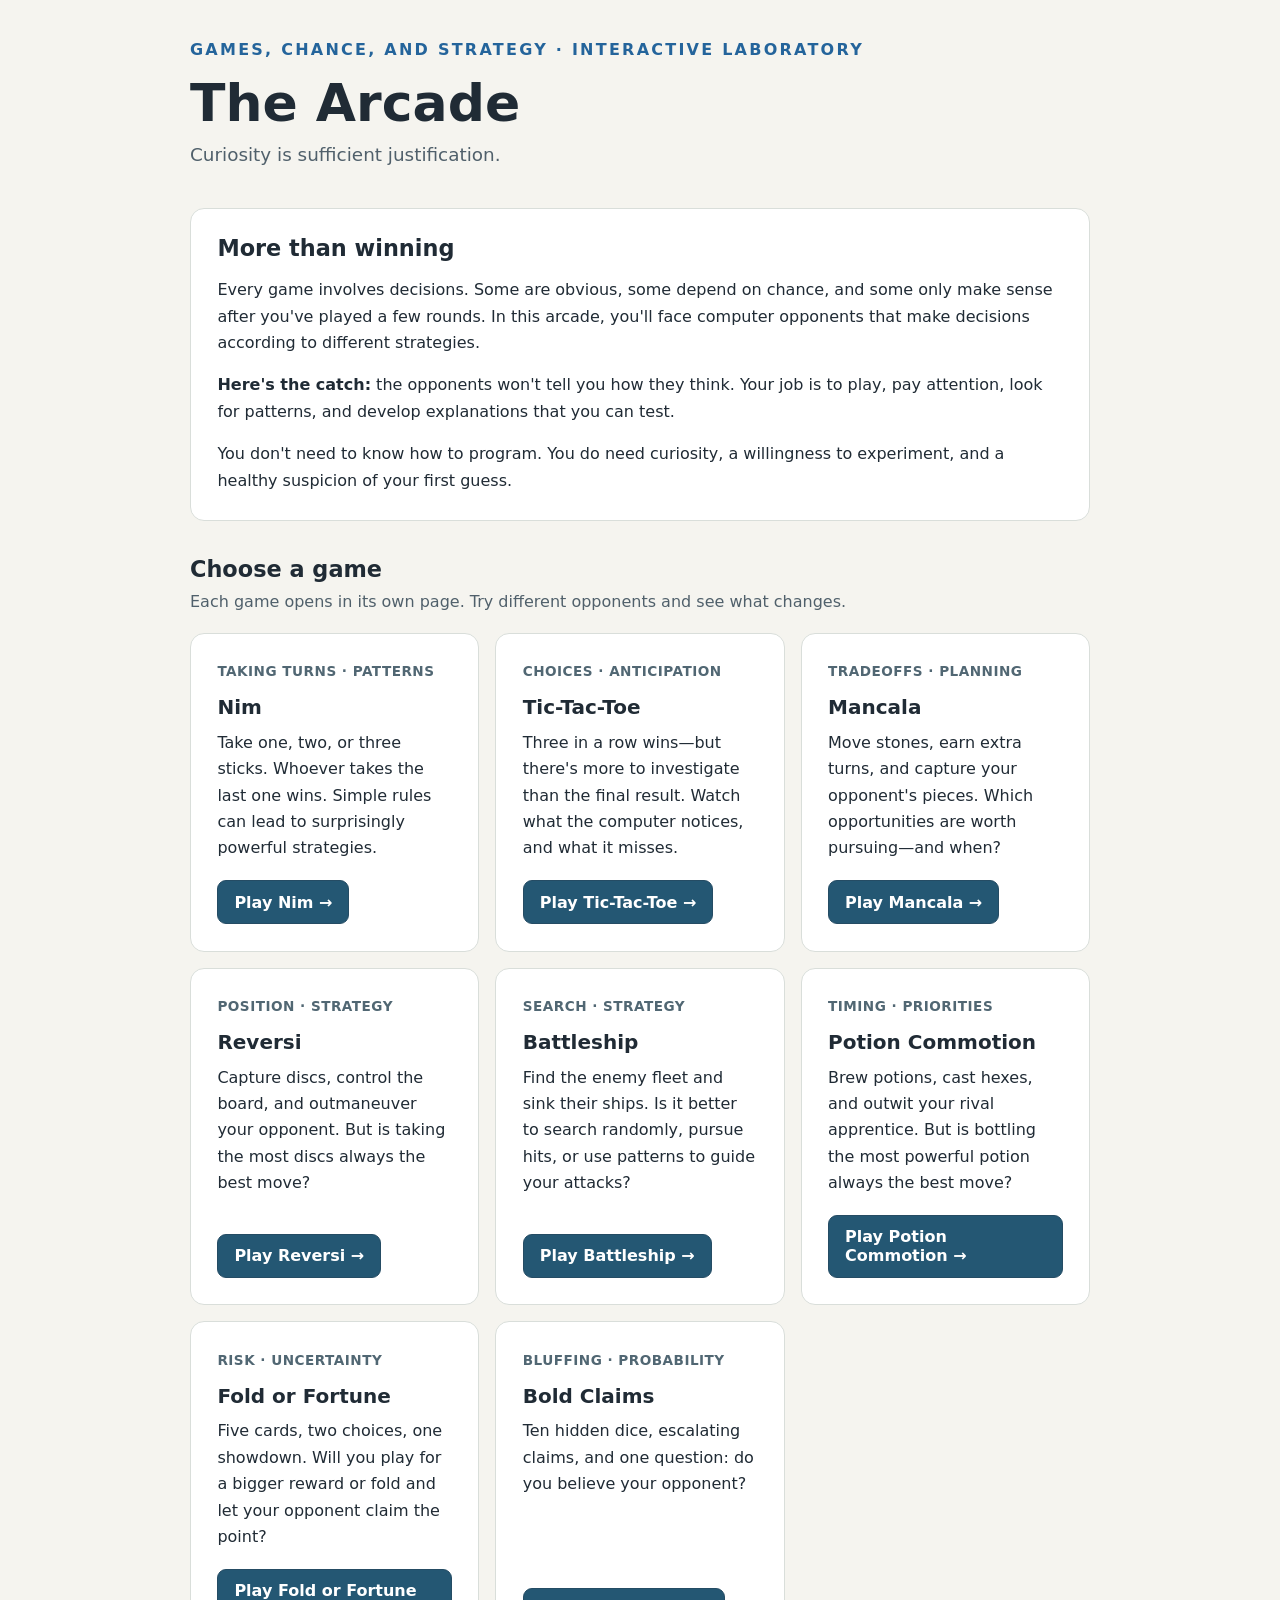
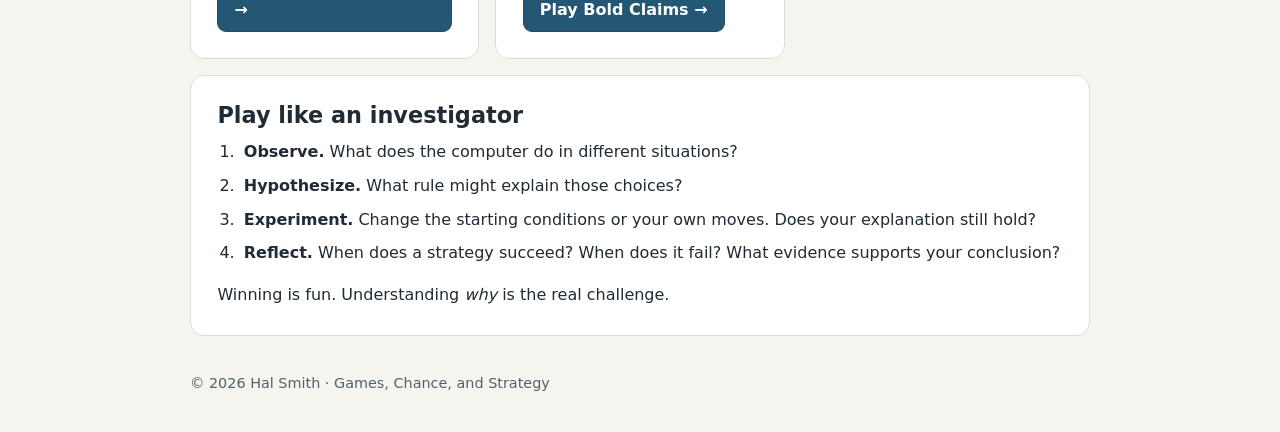
<file: index.html>
<!DOCTYPE html>
<html lang="en">
<head>
  <meta charset="utf-8">
  <meta name="viewport" content="width=device-width, initial-scale=1">
  <meta name="description" content="Explore games, chance, and strategy. Play against computer opponents, observe their decisions, and investigate how different strategies work.">
  <title>The Arcade | Games, Chance, and Strategy</title>
  <link rel="icon" type="image/png" href="favicon.ico">
  <link rel="stylesheet" href="css/arcade.css">
  <link rel="stylesheet" href="css/pages/index.css">
</head>
<body>
<main>
  <header>
    <p class="eyebrow">Games, Chance, and Strategy · Interactive Laboratory</p>
    <h1>The Arcade</h1>
    <p class="subtitle">Curiosity is sufficient justification.</p>
  </header>

  <section class="panel intro" aria-labelledby="welcome-heading">
    <h2 id="welcome-heading">More than winning</h2>
    <p>Every game involves decisions. Some are obvious, some depend on chance, and some only make sense after you've played a few rounds. In this arcade, you'll face computer opponents that make decisions according to different strategies.</p>
    <p><strong>Here's the catch:</strong> the opponents won't tell you how they think. Your job is to play, pay attention, look for patterns, and develop explanations that you can test.</p>
    <p>You don't need to know how to program. You do need curiosity, a willingness to experiment, and a healthy suspicion of your first guess.</p>
  </section>

  <section aria-labelledby="games-heading">
    <h2 id="games-heading" class="section-heading">Choose a game</h2>
    <p class="section-intro">Each game opens in its own page. Try different opponents and see what changes.</p>
    <div class="games">
      <article class="panel game" aria-labelledby="nim-heading">
        <p class="tags">TAKING TURNS · PATTERNS</p>
        <h3 id="nim-heading">Nim</h3>
        <p>Take one, two, or three sticks. Whoever takes the last one wins. Simple rules can lead to surprisingly powerful strategies.</p>
        <a class="play" href="nim.html" aria-label="Play Nim">Play Nim →</a>
      </article>
      <article class="panel game" aria-labelledby="ttt-heading">
        <p class="tags">CHOICES · ANTICIPATION</p>
        <h3 id="ttt-heading">Tic-Tac-Toe</h3>
        <p>Three in a row wins—but there's more to investigate than the final result. Watch what the computer notices, and what it misses.</p>
        <a class="play" href="tictactoe.html" aria-label="Play Tic-Tac-Toe">Play Tic-Tac-Toe →</a>
      </article>
      <article class="panel game" aria-labelledby="mancala-heading">
        <p class="tags">TRADEOFFS · PLANNING</p>
        <h3 id="mancala-heading">Mancala</h3>
        <p>Move stones, earn extra turns, and capture your opponent's pieces. Which opportunities are worth pursuing—and when?</p>
        <a class="play" href="mancala.html" aria-label="Play Mancala">Play Mancala →</a>
      </article>
      <article class="panel game" aria-labelledby="reversi-heading">
        <p class="tags">POSITION · STRATEGY</p>
        <h3 id="reversi-heading">Reversi</h3>
        <p>Capture discs, control the board, and outmaneuver your opponent. But is taking the most discs always the best move?</p>
        <a class="play" href="reversi.html" aria-label="Play Reversi">Play Reversi →</a>
      </article> 
      <article class="panel game" aria-labelledby="battleship-heading">
        <p class="tags">SEARCH · STRATEGY</p>
        <h3 id="battleship-heading">Battleship</h3>
        <p>Find the enemy fleet and sink their ships. Is it better to search randomly, pursue hits, or use patterns to guide your attacks?</p>
        <a class="play" href="battleship.html" aria-label="Play Battleship">Play Battleship →</a>
      </article>
      <article class="panel game" aria-labelledby="potion-commotion-heading">
        <p class="tags">TIMING · PRIORITIES</p>
        <h3 id="reversi-heading">Potion Commotion</h3>
        <p>Brew potions, cast hexes, and outwit your rival apprentice. But is bottling the most powerful potion always the best move?</p>
        <a class="play" href="potion-commotion.html" aria-label="Play Potion Commotion">Play Potion Commotion →</a>
      </article> 
      <article class="panel game" aria-labelledby="fold-or-fortune-heading">
        <p class="tags">RISK · UNCERTAINTY</p>
        <h3 id="fold-or-fortune-heading">Fold or Fortune</h3>
        <p>Five cards, two choices, one showdown. Will you play for a bigger reward or fold and let your opponent claim the point?</p>
        <a class="play" href="fold-or-fortune.html" aria-label="Play Fold or Fortune">Play Fold or Fortune →</a>
      </article>
      <article class="panel game" aria-labelledby="bold-claims-heading">
        <p class="tags">BLUFFING · PROBABILITY</p>
        <h3 id="bold-claims-heading">Bold Claims</h3>
        <p>Ten hidden dice, escalating claims, and one question: do you believe your opponent?</p>
        <a class="play" href="bold-claims.html" aria-label="Play Bold Claims">Play Bold Claims →</a>
      </article>
   </div>
  </section>

  <section class="panel" aria-labelledby="investigate-heading">
    <h2 id="investigate-heading">Play like an investigator</h2>
    <ol class="steps">
      <li><strong>Observe.</strong> What does the computer do in different situations?</li>
      <li><strong>Hypothesize.</strong> What rule might explain those choices?</li>
      <li><strong>Experiment.</strong> Change the starting conditions or your own moves. Does your explanation still hold?</li>
      <li><strong>Reflect.</strong> When does a strategy succeed? When does it fail? What evidence supports your conclusion?</li>
    </ol>
    <p>Winning is fun. Understanding <em>why</em> is the real challenge.</p>
  </section>

<footer>
    <p>&copy; 2026 Hal Smith · Games, Chance, and Strategy</p>
</footer>
</main>
</body>
</html>
</file>
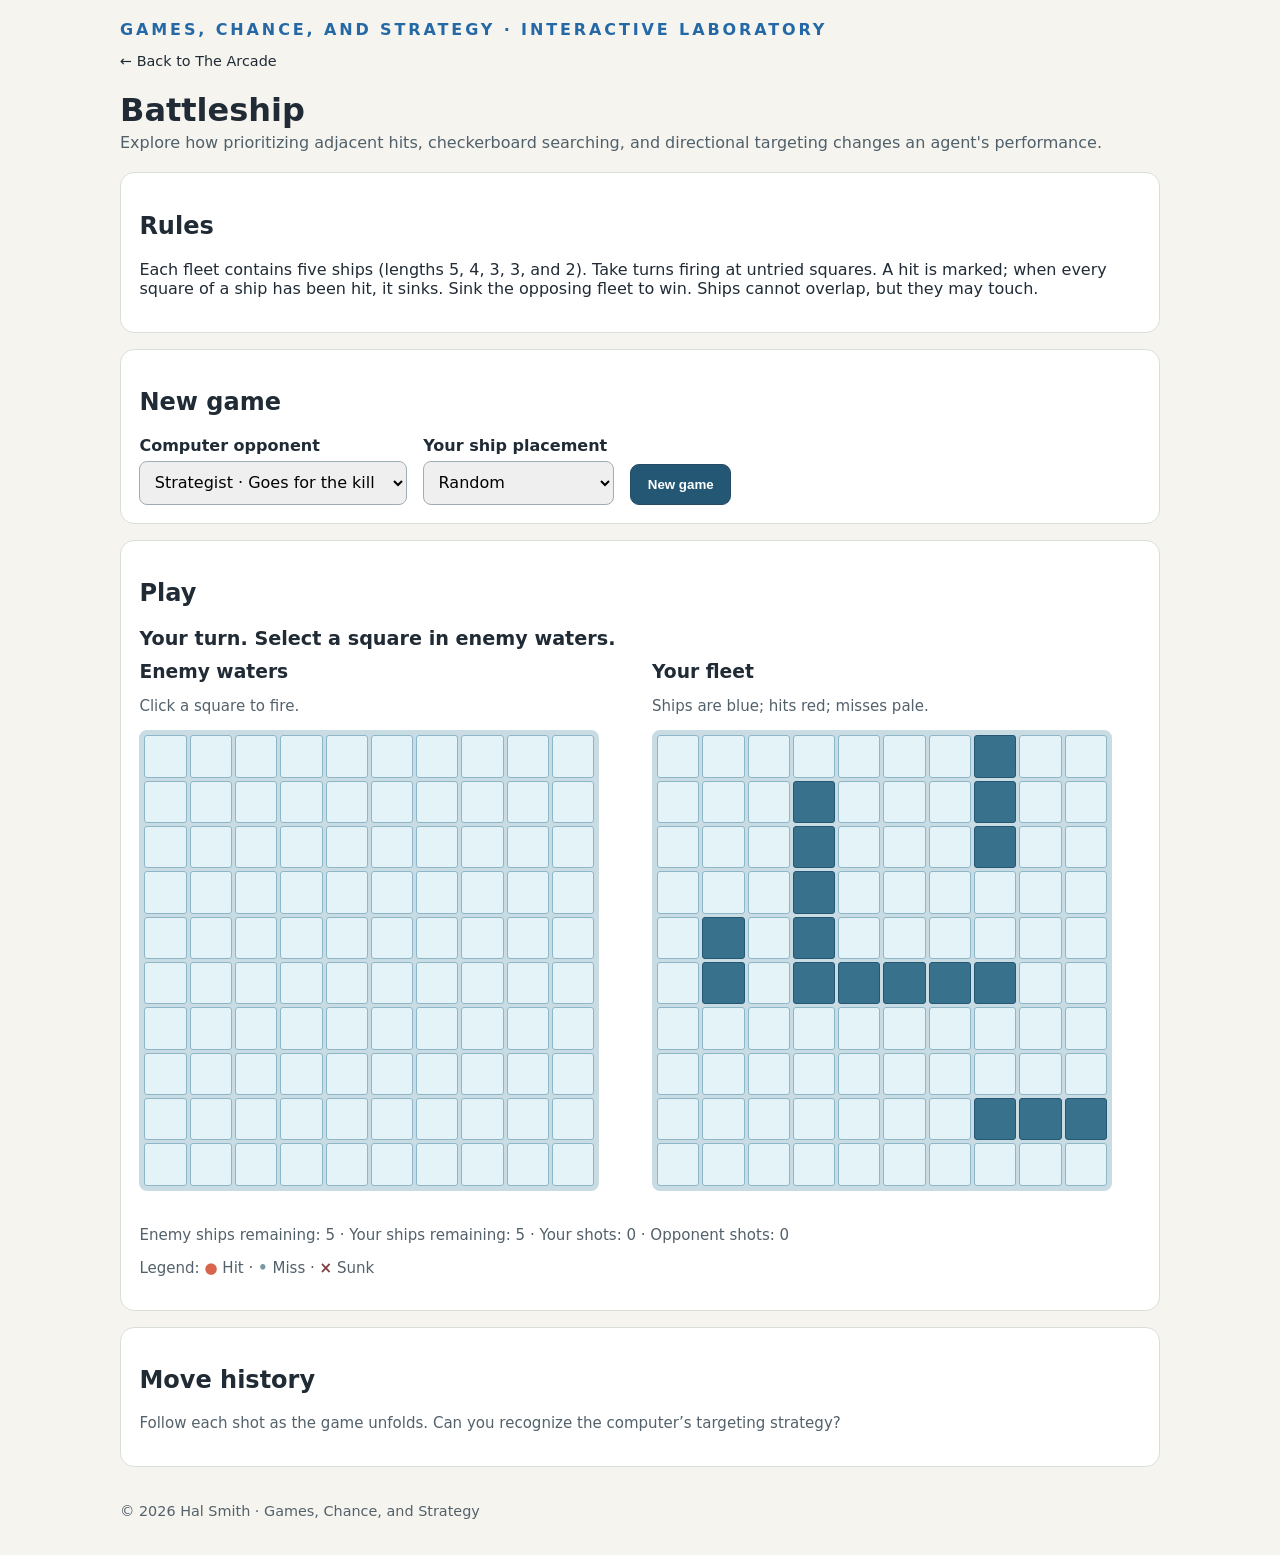
<file: battleship.html>
<!doctype html>
<html lang="en"><head><meta charset="utf-8"><meta name="viewport" content="width=device-width, initial-scale=1"><title>Battleship | Games, Chance, and Strategy</title><link rel="icon" href="favicon.ico"><link rel="stylesheet" href="css/arcade.css"><link rel="stylesheet" href="css/pages/battleship.css"></head>
<body><main><header><div class="eyebrow">Games, Chance, and Strategy · Interactive Laboratory</div><nav><a href="index.html">← Back to The Arcade</a></nav><h1>Battleship</h1><p class="subtitle">Explore how prioritizing adjacent hits, checkerboard searching, and directional targeting changes an agent's performance.</p></header>
<section class="panel"><h2>Rules</h2><p>Each fleet contains five ships (lengths 5, 4, 3, 3, and 2). Take turns firing at untried squares. A hit is marked; when every square of a ship has been hit, it sinks. Sink the opposing fleet to win. Ships cannot overlap, but they may touch.</p></section>
<section class="panel"><h2>New game</h2><div class="settings"><div><label for="level">Computer opponent</label><select id="level"><option value="naive">Naive · Random</option><option value="adjacent">Enthusiast · Hit Aware</option><option value="checkerboard">Enthusiast · Smarter Search</option><option value="strategist" selected>Strategist · Goes for the kill</option></select></div><div><label for="placement">Your ship placement</label><select id="placement"><option value="random">Random</option><option value="manual">Place ships myself</option></select></div><button id="restart" type="button">New game</button></div></section>
<section class="panel" id="setup-panel" hidden><h2>Place your fleet</h2><p class="note" id="placement-instructions"></p><div class="settings"><div><label for="orientation">Orientation</label><select id="orientation"><option value="horizontal">Horizontal →</option><option value="vertical">Vertical ↓</option></select></div><button id="randomize" type="button">Place randomly instead</button><button id="clear" type="button">Start placement over</button></div><div id="placement-board" class="board" aria-label="Ship placement grid"></div><button id="begin" type="button" disabled>Begin battle</button></section>
<section class="panel" id="play-panel" hidden><h2>Play</h2><p id="status" class="status" role="status" aria-live="polite"></p><div class="boards"><div><h3>Enemy waters</h3><p class="note">Click a square to fire.</p><div id="target-board" class="board" aria-label="Enemy waters"></div></div><div><h3>Your fleet</h3><p class="note">Ships are blue; hits red; misses pale.</p><div id="own-board" class="board" aria-label="Your fleet"></div></div></div><p id="fleet-status" class="note"></p><p class="note">Legend: <span class="legend hit">●</span> Hit · <span class="legend miss">•</span> Miss · <span class="legend sunk">×</span> Sunk</p></section><section class="panel" aria-labelledby="history-heading"><h2 id="history-heading">Move history</h2><ol class="history" id="history" aria-live="polite"></ol><p class="note">Follow each shot as the game unfolds. Can you recognize the computer’s targeting strategy?</p></section><footer>&copy; 2026 Hal Smith · Games, Chance, and Strategy</footer></main>
<script src="js/battleship-engine.js"></script><script src="js/battleship-page.js"></script></body></html>
</file>
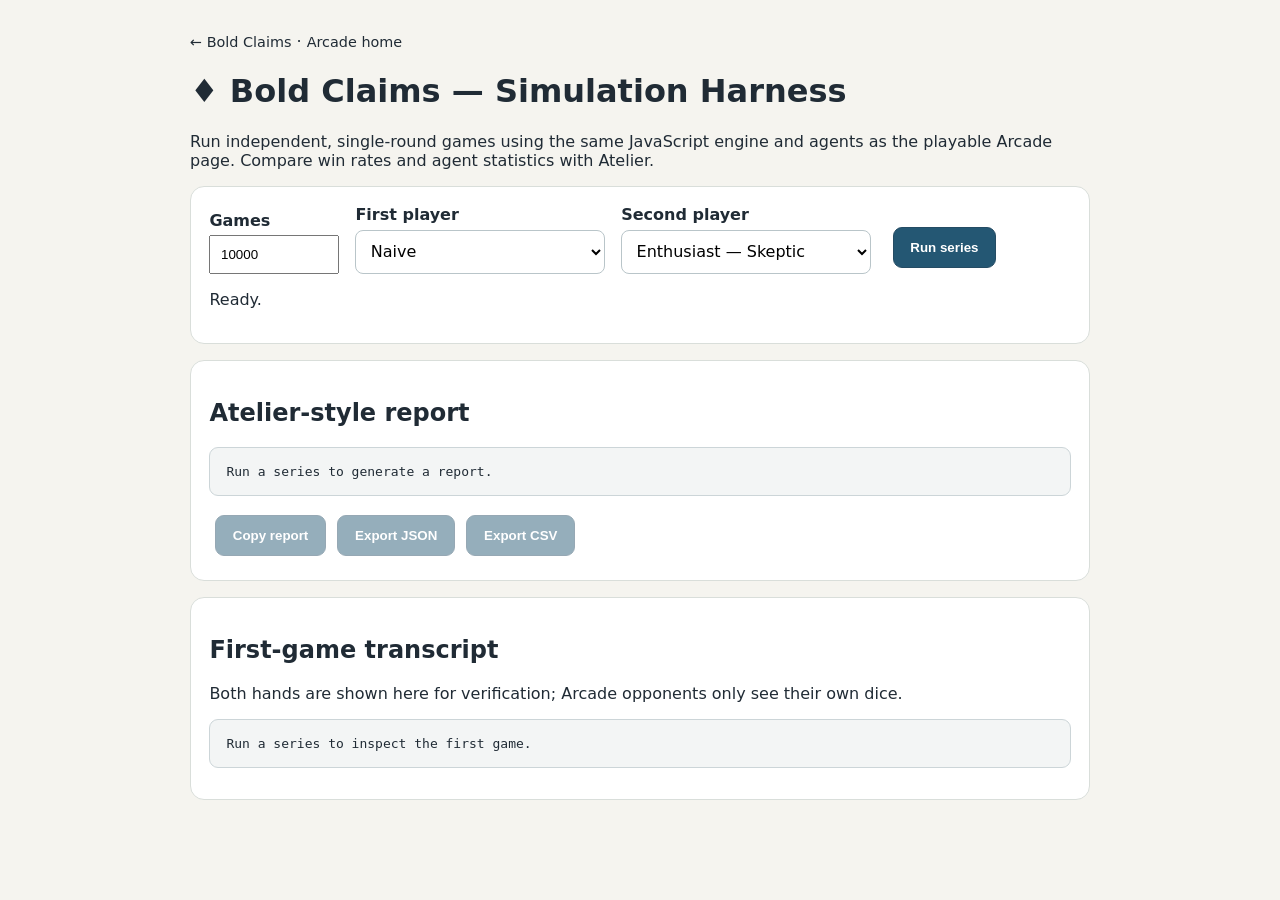
<file: bold-claims-simulator.html>
<!doctype html><html lang="en"><head><meta charset="utf-8"><meta name="viewport" content="width=device-width,initial-scale=1"><title>Bold Claims | Simulation Harness</title><link rel="stylesheet" href="css/arcade.css"><link rel="stylesheet" href="css/pages/bold-claims.css"><style>main{max-width:900px}pre{white-space:pre-wrap;overflow:auto;padding:1rem;background:#f3f5f5;border:1px solid #ccd5d8;border-radius:9px}input{padding:.6rem;width:130px}button{margin:.35rem}</style></head><body><main><nav><a href="bold-claims.html">← Bold Claims</a> · <a href="index.html">Arcade home</a></nav><h1>♦ Bold Claims — Simulation Harness</h1><p>Run independent, single-round games using the same JavaScript engine and agents as the playable Arcade page. Compare win rates and agent statistics with Atelier.</p><section class="panel"><div class="settings"><div><label for="count">Games</label><input id="count" type="number" min="1" max="1000000" value="10000"></div><div><label for="p1">First player</label><select id="p1"></select></div><div><label for="p2">Second player</label><select id="p2"></select></div><button id="run">Run series</button></div><p id="status" role="status">Ready.</p></section><section class="panel"><h2>Atelier-style report</h2><pre id="report">Run a series to generate a report.</pre><button id="copy" disabled>Copy report</button><button id="json" disabled>Export JSON</button><button id="csv" disabled>Export CSV</button></section><section class="panel"><h2>First-game transcript</h2><p>Both hands are shown here for verification; Arcade opponents only see their own dice.</p><pre id="transcript">Run a series to inspect the first game.</pre></section></main><script src="js/bold-claims-engine.js"></script><script src="js/bold-claims-simulator.js"></script></body></html>
</file>
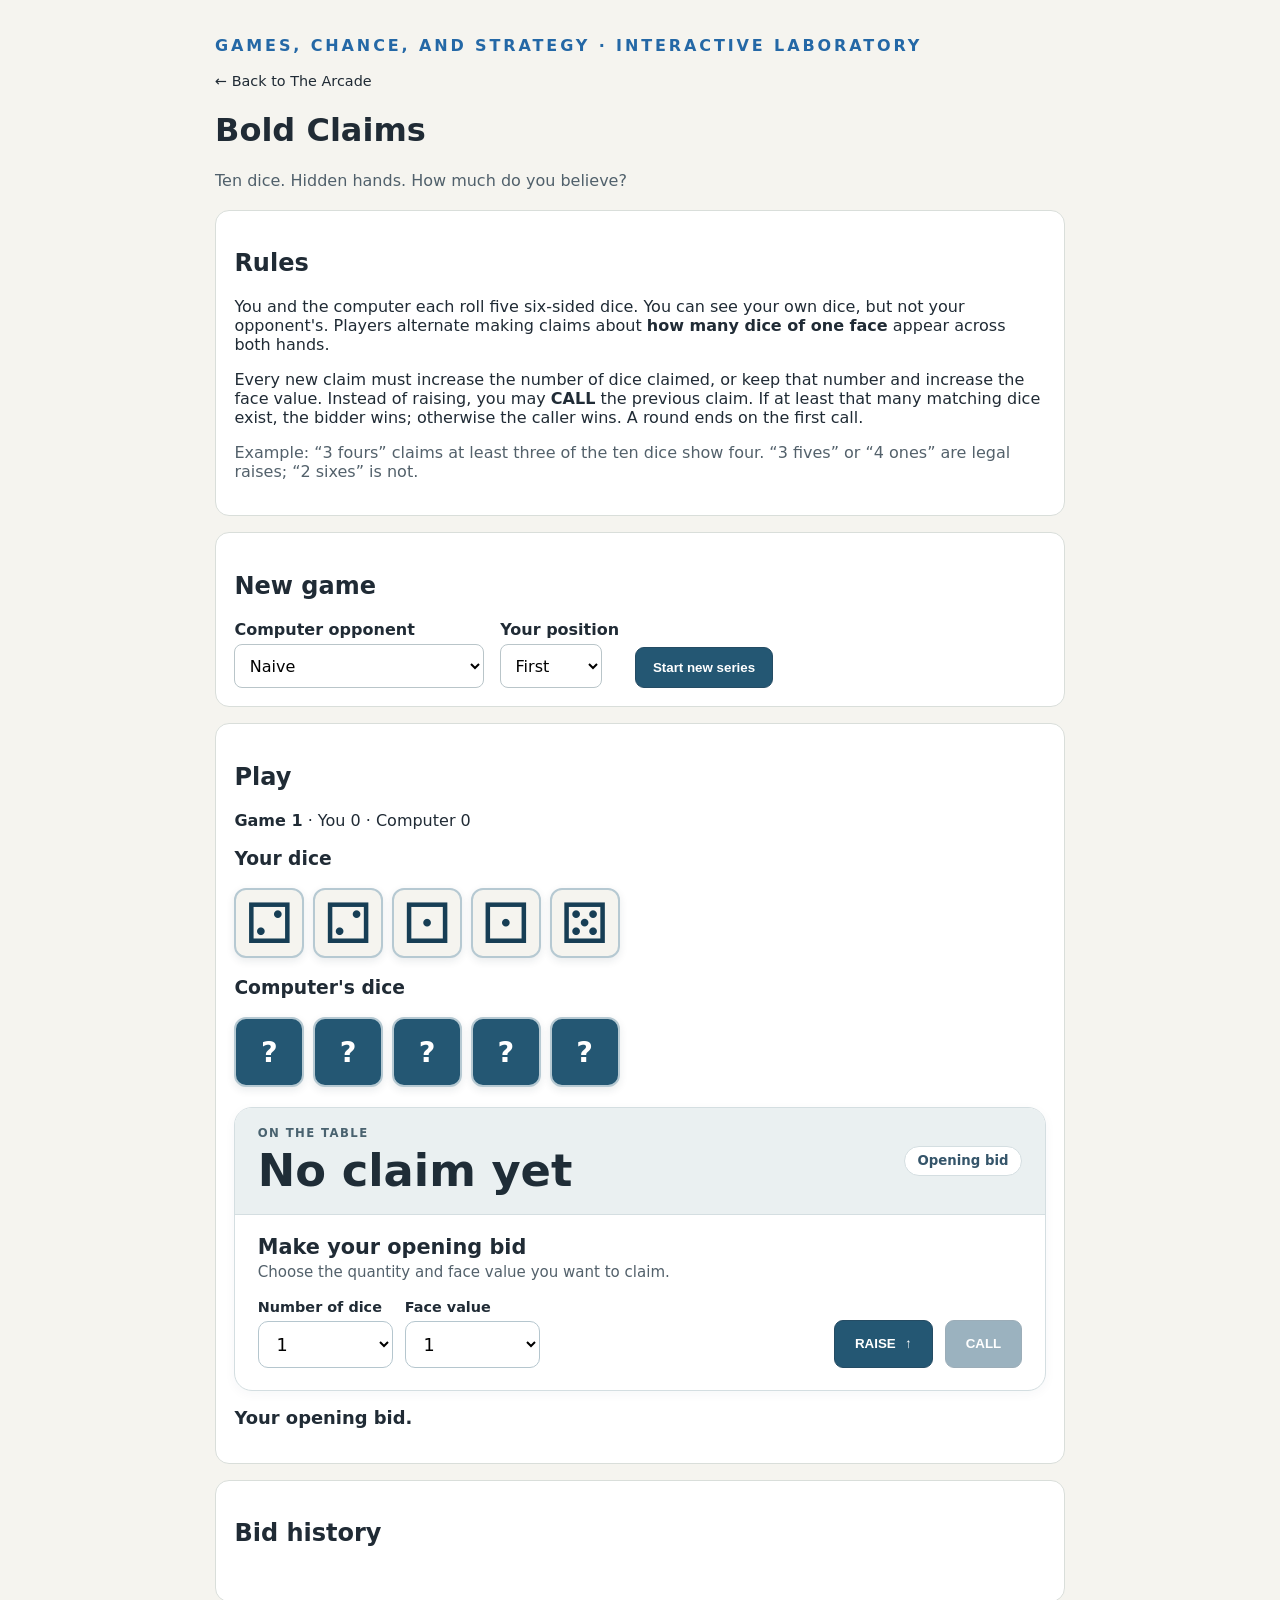
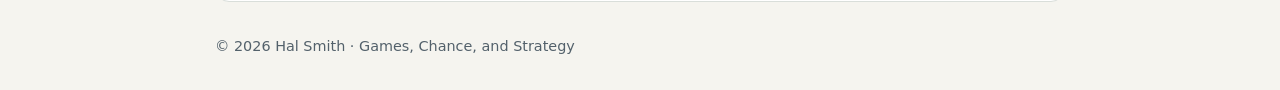
<file: bold-claims.html>
<!doctype html><html lang="en"><head><meta charset="utf-8"><meta name="viewport" content="width=device-width,initial-scale=1"><title>Bold Claims | Games, Chance, and Strategy</title><link rel="icon" href="favicon.ico"><link rel="stylesheet" href="css/arcade.css"><link rel="stylesheet" href="css/pages/bold-claims.css"><script src="js/bold-claims-engine.js" defer></script><script src="js/bold-claims.js" defer></script></head><body><main><header><p class="eyebrow">Games, Chance, and Strategy · Interactive Laboratory</p><nav><a href="index.html">← Back to The Arcade</a></nav><h1>Bold Claims</h1><p class="subtitle">Ten dice. Hidden hands. How much do you believe?</p></header><section class="panel"><h2>Rules</h2><p>You and the computer each roll five six-sided dice. You can see your own dice, but not your opponent's. Players alternate making claims about <strong>how many dice of one face</strong> appear across both hands.</p><p>Every new claim must increase the number of dice claimed, or keep that number and increase the face value. Instead of raising, you may <strong>CALL</strong> the previous claim. If at least that many matching dice exist, the bidder wins; otherwise the caller wins. A round ends on the first call.</p><p class="muted">Example: “3 fours” claims at least three of the ten dice show four. “3 fives” or “4 ones” are legal raises; “2 sixes” is not.</p></section><section class="panel"><h2>New game</h2><div class="settings"><div><label for="level">Computer opponent</label><select id="level"><option value="naive">Naive</option><option value="handAware">Enthusiast — Hand Aware</option><option value="skeptic">Enthusiast — Skeptic</option><option value="provocateur">Strategist — Provocateur</option></select></div><div><label for="seat">Your position</label><select id="seat"><option value="0">First</option><option value="1">Second</option></select></div><button id="restart" type="button">Start new series</button></div></section><section class="panel"><h2>Play</h2><p><strong id="round">Game 1</strong> · <span id="score">You 0 · Computer 0</span></p><h3>Your dice</h3><div class="dice" id="your-dice"></div><h3>Computer's dice</h3><div class="dice" id="their-dice"></div><div class="bidding-table" aria-label="Bidding table"><div class="claim-header"><div><span class="table-kicker">ON THE TABLE</span><div id="current-bid" class="bid-display">No bid yet</div></div><span id="claim-owner" class="claim-owner">Waiting for opening bid</span></div><div class="decision-area"><div class="decision-heading"><h3 id="decision-title">Make your opening bid</h3><p id="decision-hint" class="muted">Choose the quantity and face value you want to claim.</p></div><div id="controls" class="bid-controls"><div class="bid-fields"><div><label for="count">Number of dice</label><select id="count"></select></div><div><label for="face">Face value</label><select id="face"></select></div></div><div class="bid-actions"><button id="raise" type="button">RAISE <span aria-hidden="true">↑</span></button><button id="call" type="button" class="secondary">CALL</button></div></div></div></div><p id="status" class="status" role="status" aria-live="polite"></p><button id="next" type="button" hidden>Play another game</button></section><section class="panel"><h2>Bid history</h2><ol id="history"></ol></section><footer><p>&copy; 2026 Hal Smith · Games, Chance, and Strategy</p></footer></main></body></html>
</file>
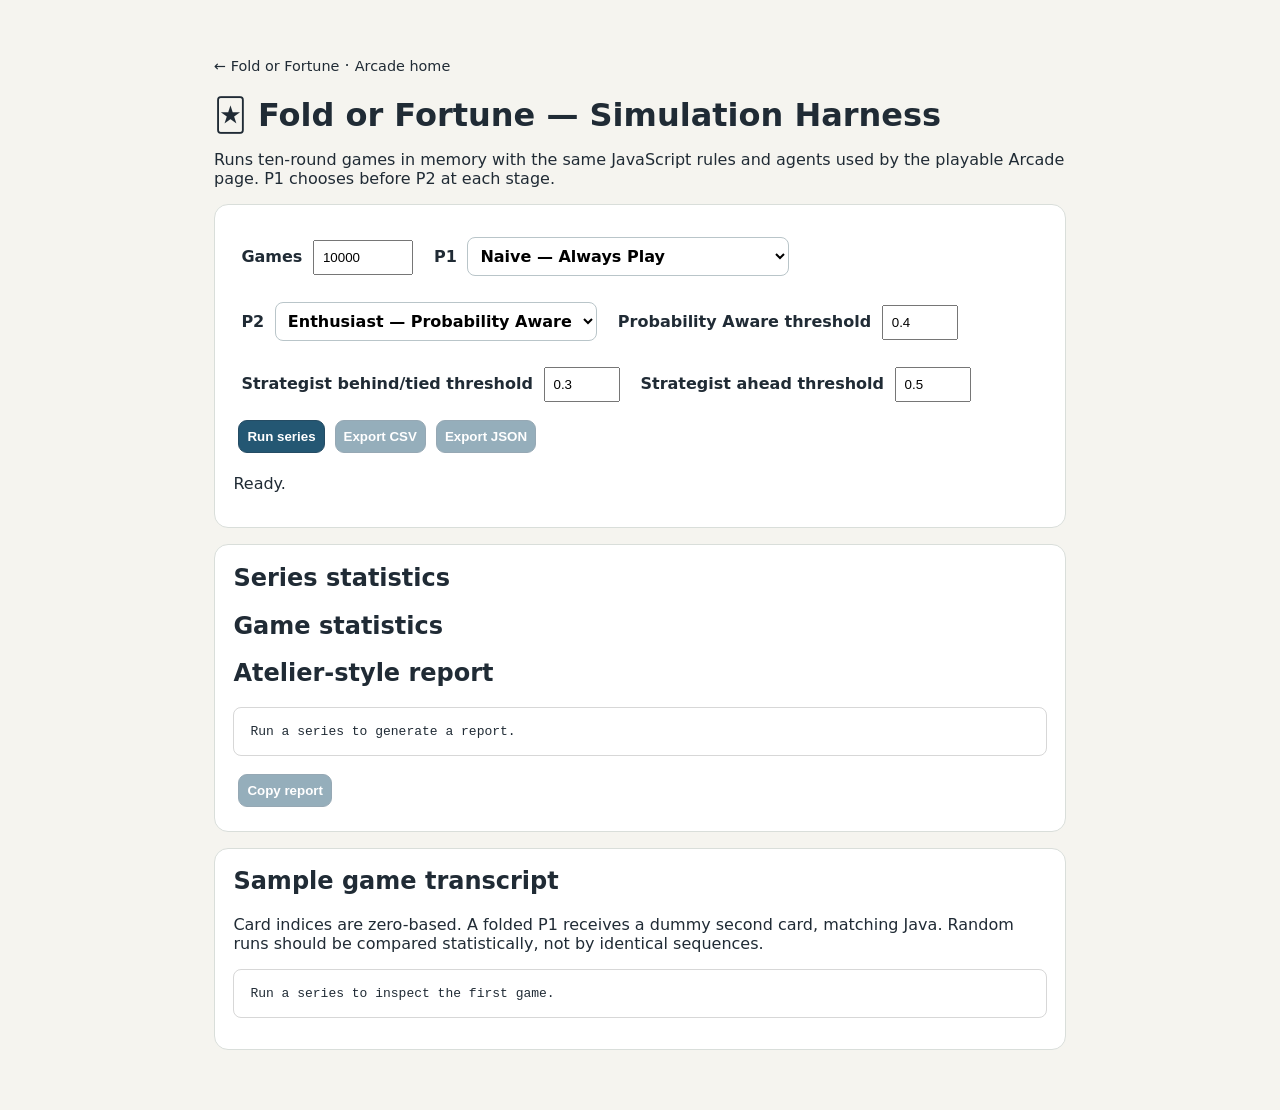
<file: fold-or-fortune-simulator.html>
<!doctype html><html lang="en"><head><meta charset="utf-8"><meta name="viewport" content="width=device-width,initial-scale=1"><title>Fold or Fortune | Simulation Harness</title><link rel="stylesheet" href="css/arcade.css"><link rel="stylesheet" href="css/pages/fold-or-fortune.css"><style>.harness{max-width:900px;margin:auto;padding:24px}.harness table{width:100%;border-collapse:collapse}.harness th,.harness td{padding:8px;border-bottom:1px solid #8885;text-align:right}.harness th:first-child,.harness td:first-child{text-align:left}.harness pre{white-space:pre-wrap;overflow:auto;padding:16px;border:1px solid #8885;border-radius:8px}.harness button,.harness input,.harness select{margin:5px;padding:8px}.harness label{display:inline-block;margin:8px}</style></head><body><main class="harness"><nav><a href="fold-or-fortune.html">← Fold or Fortune</a> · <a href="index.html">Arcade home</a></nav><h1>🃏 Fold or Fortune — Simulation Harness</h1><p>Runs ten-round games in memory with the same JavaScript rules and agents used by the playable Arcade page. P1 chooses before P2 at each stage.</p><section class="panel"><label>Games <input id="count" type="number" min="1" max="1000000" value="10000"></label><label>P1 <select id="p1"></select></label><label>P2 <select id="p2"></select></label><label>Probability Aware threshold <input id="prob" type="number" min="0" max="1" step="0.01" value="0.4"></label><label>Strategist behind/tied threshold <input id="behind" type="number" min="0" max="1" step="0.01" value="0.3"></label><label>Strategist ahead threshold <input id="ahead" type="number" min="0" max="1" step="0.01" value="0.5"></label><button id="run">Run series</button><button id="csv" disabled>Export CSV</button><button id="json" disabled>Export JSON</button><p id="status" role="status">Ready.</p></section><section class="panel"><h2>Series statistics</h2><div id="summary"></div><h2>Game statistics</h2><div id="stats"></div><h2>Atelier-style report</h2><pre id="report">Run a series to generate a report.</pre><button id="copy" disabled>Copy report</button></section><section class="panel"><h2>Sample game transcript</h2><p>Card indices are zero-based. A folded P1 receives a dummy second card, matching Java. Random runs should be compared statistically, not by identical sequences.</p><pre id="transcript">Run a series to inspect the first game.</pre></section></main><script src="js/fold-or-fortune-engine.js"></script><script src="js/fold-or-fortune-simulator.js"></script></body></html>
</file>
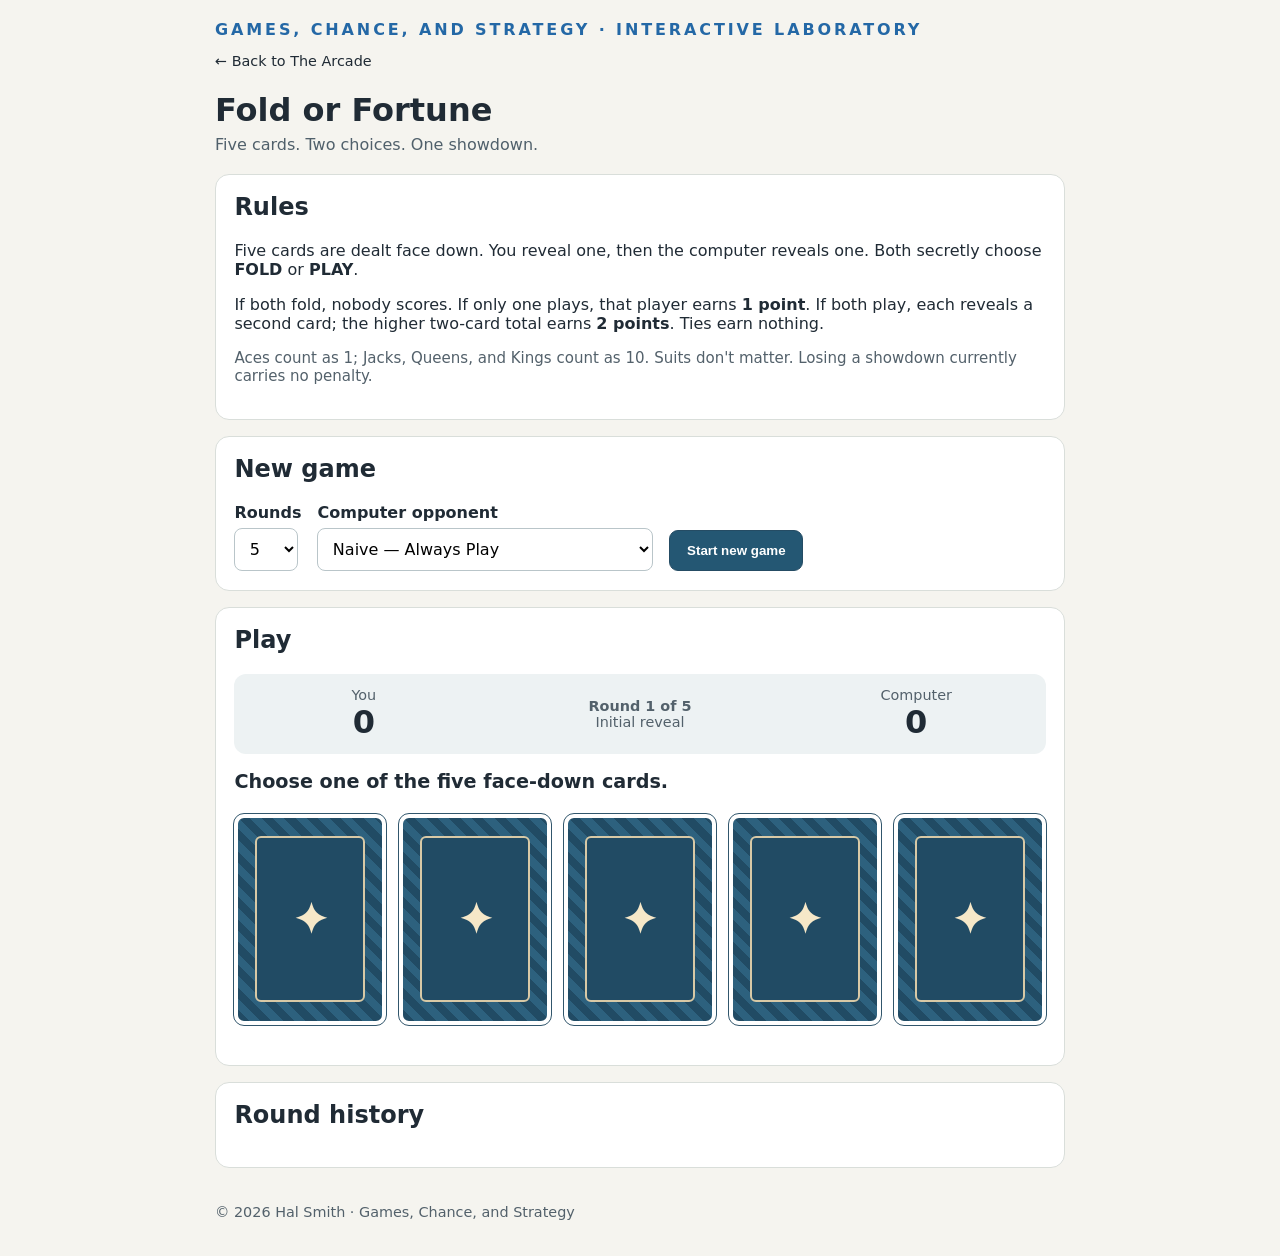
<file: fold-or-fortune.html>
<!doctype html>
<html lang="en">
<head>
  <meta charset="utf-8">
  <meta name="viewport" content="width=device-width, initial-scale=1">
  <title>Fold or Fortune | Games, Chance, and Strategy</title>
  <link rel="icon" href="favicon.ico">
  <link rel="stylesheet" href="css/arcade.css">
  <link rel="stylesheet" href="css/pages/fold-or-fortune.css">
  <script src="js/fold-or-fortune-engine.js" defer></script>
  <script src="js/fold-or-fortune.js" defer></script>
</head>
<body>
<main>
  <header>
    <div class="eyebrow">Games, Chance, and Strategy · Interactive Laboratory</div>
    <nav aria-label="Game navigation"><a href="index.html">← Back to The Arcade</a></nav>
    <h1>Fold or Fortune</h1>
    <p class="subtitle">Five cards. Two choices. One showdown.</p>
  </header>
  <section class="panel" aria-labelledby="rules-heading">
    <h2 id="rules-heading">Rules</h2>
    <p>Five cards are dealt face down. You reveal one, then the computer reveals one. Both secretly choose <strong>FOLD</strong> or <strong>PLAY</strong>.</p>
    <p>If both fold, nobody scores. If only one plays, that player earns <strong>1 point</strong>. If both play, each reveals a second card; the higher two-card total earns <strong>2 points</strong>. Ties earn nothing.</p>
    <p class="note">Aces count as 1; Jacks, Queens, and Kings count as 10. Suits don't matter. Losing a showdown currently carries no penalty.</p>
  </section>
  <section class="panel" aria-labelledby="setup-heading">
    <h2 id="setup-heading">New game</h2>
    <div class="settings">
      <div><label for="round-limit">Rounds</label><select id="round-limit"><option value="5" selected>5</option><option value="10">10</option><option value="15">15</option></select></div>
      <div><label for="level">Computer opponent</label><select id="level"><option value="naive">Naive — Always Play</option><option value="cardAware">Enthusiast — Card Aware</option><option value="probAware">Enthusiast — Probability Aware (0.4)</option><option value="strategist">Strategist — Thoughtful</option></select></div>
      <button id="restart" type="button">Start new game</button>
    </div>
  </section>
  <section class="panel" aria-labelledby="play-heading">
    <h2 id="play-heading">Play</h2>
    <div class="scoreboard"><div><span>You</span><strong id="human-score">0</strong></div><div><span id="round-label">Round 1 of 10</span><small id="phase-label">Initial reveal</small></div><div><span>Computer</span><strong id="computer-score">0</strong></div></div>
    <p class="status" id="status" role="status" aria-live="polite">Choose a face-down card.</p>
    <div class="card-row" id="game-board" aria-label="Five shared cards"></div>
    <div class="decision-area" id="decision-area" hidden>
      <p>Make your choice. The computer's choice is hidden until you commit.</p>
      <div class="decision-buttons"><button id="fold" type="button" class="secondary">FOLD</button><button id="play" type="button">PLAY</button></div>
    </div>
    <div id="reveal-area" class="reveal-area" hidden></div>
    <div class="actions"><button id="next-round" type="button" hidden>Next round</button></div>
  </section>
  <section class="panel" aria-labelledby="history-heading">
    <h2 id="history-heading">Round history</h2>
    <ol class="history" id="history" aria-live="polite"></ol>
  </section>
    <footer>
    <p>&copy; 2026 Hal Smith · Games, Chance, and Strategy</p>
    </footer>
</main>
</body>
</html>
</file>
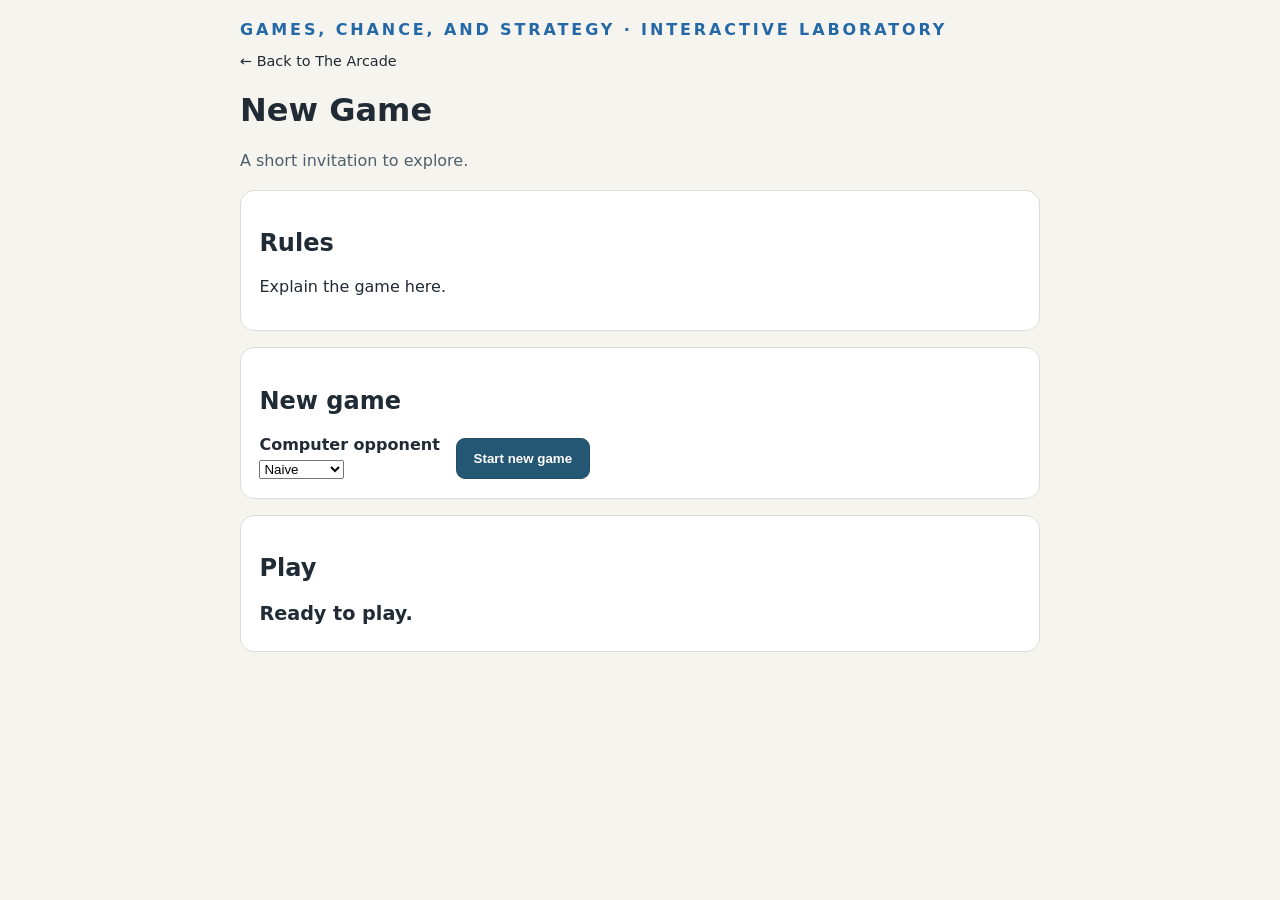
<file: game-template.html>
<!doctype html>
<html lang="en">
<head>
  <meta charset="utf-8">
  <meta name="viewport" content="width=device-width, initial-scale=1">
  <title>New Game | Games, Chance, and Strategy</title>
  <link rel="icon" href="favicon.ico">
  <link rel="stylesheet" href="css/arcade.css">
  <link rel="stylesheet" href="css/pages/template.css">
</head>
<body>
<main>
  <header>
    <div class="eyebrow">Games, Chance, and Strategy · Interactive Laboratory</div>
    <nav aria-label="Game navigation"><a href="index.html">← Back to The Arcade</a></nav>
    <h1>New Game</h1>
    <p class="subtitle">A short invitation to explore.</p>
  </header>
  <section class="panel" aria-labelledby="rules-heading">
    <h2 id="rules-heading">Rules</h2>
    <p>Explain the game here.</p>
  </section>
  <section class="panel" aria-labelledby="setup-heading">
    <h2 id="setup-heading">New game</h2>
    <div class="settings">
      <div><label for="level">Computer opponent</label>
        <select id="level"><option>Naive</option><option>Enthusiast</option><option>Strategist</option></select>
      </div>
      <button id="restart" type="button">Start new game</button>
    </div>
  </section>
  <section class="panel" aria-labelledby="play-heading">
    <h2 id="play-heading">Play</h2>
    <p class="status" id="status" role="status" aria-live="polite">Ready to play.</p>
    <div id="game-board" aria-label="Game board"><!-- Game-specific markup --></div>
  </section>
</main>
<script>
  'use strict';
  // Game-specific state, mechanics, rendering, and agents go here.
</script>
</body>
</html>
</file>
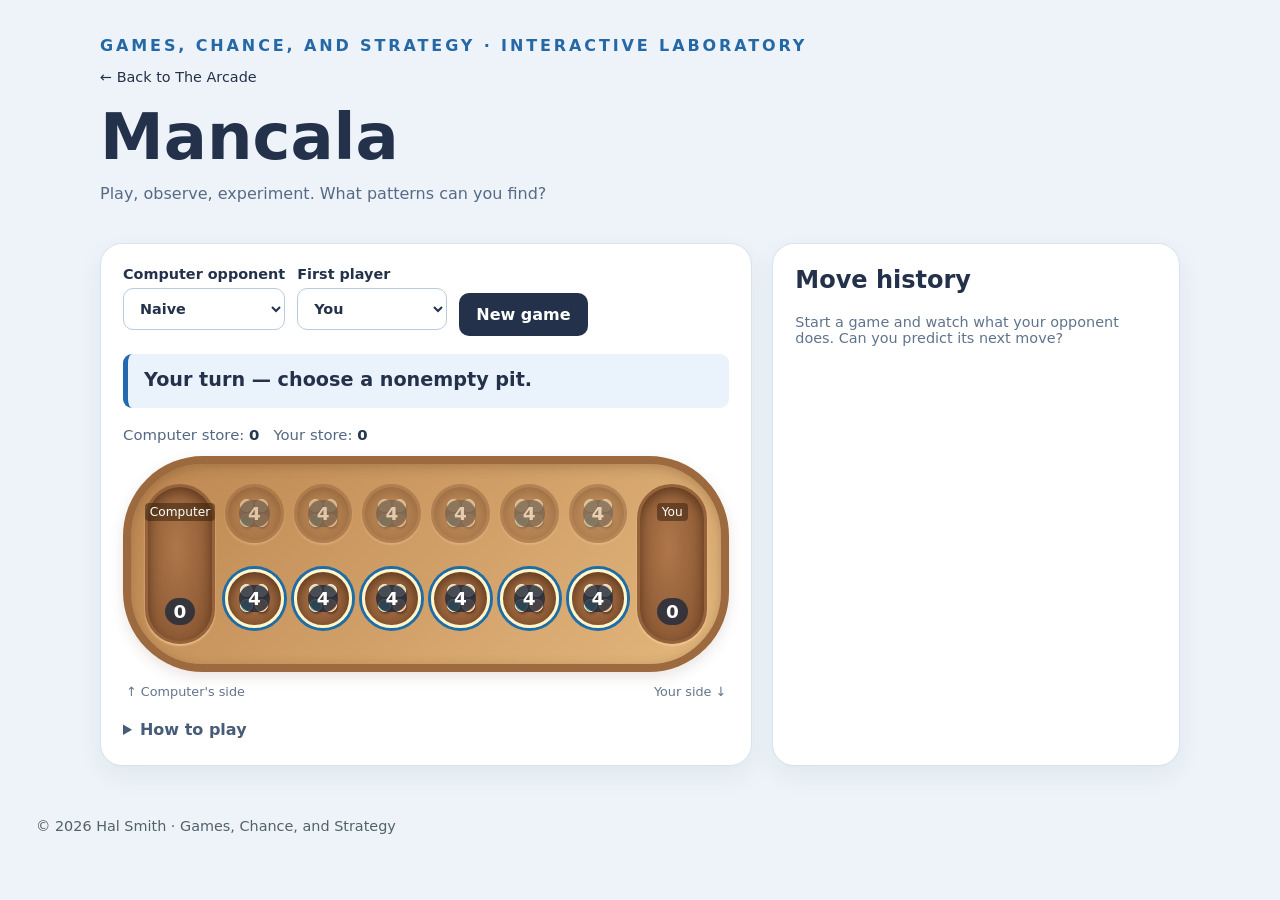
<file: mancala.html>
<!doctype html>
<html lang="en">
<head>
<meta charset="utf-8">
<meta name="viewport" content="width=device-width,initial-scale=1">
<title>Mancala | Games, Chance, and Strategy</title>
<link rel="icon" type="image/png" href="favicon.ico">
<link rel="stylesheet" href="css/arcade.css">
  <link rel="stylesheet" href="css/pages/mancala.css">
</head>
<body><main>
<header><div class="eyebrow">Games, Chance, and Strategy · Interactive Laboratory</div>
    <nav aria-label="Game navigation">
        <a href="index.html">← Back to The Arcade</a>
    </nav>    
    <h1>Mancala</h1><p>Play, observe, experiment. What patterns can you find?</p></header>
<div class="layout">
<section class="panel" aria-label="Mancala game">
<div class="settings"><label for="level">Computer opponent<select id="level"><option value="naive">Naive</option><option value="a">Enthusiast A</option><option value="b">Enthusiast B</option><option value="strategist">Strategist</option></select></label><label for="first">First player<select id="first"><option value="human">You</option><option value="computer">Computer</option></select></label><button class="primary" id="new">New game</button></div>
<p id="status" class="status" role="status" aria-live="polite">Your turn.</p>
<div class="stats"><span>Computer store: <strong id="computerScore">0</strong></span><span>Your store: <strong id="humanScore">0</strong></span></div>
<div class="board" role="group" aria-label="Mancala board. Computer pits across the top, your pits across the bottom."><div class="store" id="store13" aria-label="Computer store"></div><div class="pits" id="pits"></div><div class="store" id="store6" aria-label="Your store"></div></div>
<div class="board-key"><span>↑ Computer's side</span><span>Your side ↓</span></div>
<details class="rules"><summary>How to play</summary><p>Each player owns six pits and a store. On your turn, choose one of your nonempty pits. Its stones are distributed counterclockwise, one per pit, including your store but skipping your opponent's store. If your last stone lands in your store, take another turn. If it lands in an empty pit on your side, capture that stone and all stones in the opposite pit, provided the opposite pit contains stones. When one player's six pits are empty, the other player moves their remaining stones into their store. The player with more stones wins.</p><p>To help investigate the computer's strategy, the move history records which pit was chosen and what happened, but does not explain why.</p></details>
</section>
<aside class="panel"><h2 style="margin-top:0">Move history</h2><p class="hint" id="historyIntro">Start a game and watch what your opponent does. Can you predict its next move?</p><ol id="history" class="history" aria-label="Moves played"></ol></aside>
</div></main>
<script>
(()=>{'use strict';
const level=document.getElementById('level'),first=document.getElementById('first'),status=document.getElementById('status'),pits=document.getElementById('pits'),history=document.getElementById('history'),intro=document.getElementById('historyIntro');
let board,turn,finished,serial=0,waiting=false;
const sideIndices=p=>p==='human'?[0,1,2,3,4,5]:[7,8,9,10,11,12];
const store=p=>p==='human'?6:13;
const other=p=>p==='human'?'computer':'human';
const legal=(b,p)=>sideIndices(p).filter(i=>b[i]>0);
const choose=arr=>arr[Math.floor(Math.random()*arr.length)];
function move(b,p,i){
 const a=b.slice(),count=a[i];if(count<=0||!sideIndices(p).includes(i))throw Error('Illegal move');
 a[i]=0;let at=i;for(let n=0;n<count;n++){do{at=(at+1)%14}while(at===store(other(p)));a[at]++}
 const extra=at===store(p);let captured=0;
 if(!extra&&sideIndices(p).includes(at)&&a[at]===1&&a[12-at]>0){captured=a[12-at]+1;a[store(p)]+=captured;a[at]=0;a[12-at]=0}
 let ended=false;
 if(legal(a,'human').length===0||legal(a,'computer').length===0){ended=true;for(const player of ['human','computer'])for(const k of sideIndices(player)){a[store(player)]+=a[k];a[k]=0}}
 return {board:a,extra,captured,ended,pit:i};
}
function tactical(b,p,i){const r=move(b,p,i);return {i,r,extra:r.extra?1:0,capture:r.captured};}
function opponentThreat(b,p){const opponent=other(p),opts=legal(b,opponent);if(!opts.length)return 0;return Math.max(...opts.map(i=>{const r=move(b,opponent,i);return (r.extra?7:0)+r.captured*1.2;}));}
function selectMove(b,p,mode){const options=legal(b,p).map(i=>tactical(b,p,i));if(!options.length)return null;
 if(mode==='naive')return choose(options).i;
 if(mode==='a'){const caps=options.filter(o=>o.capture>0);return choose(caps.length?caps:options).i;}
 if(mode==='b'){const extras=options.filter(o=>o.extra);return choose(extras.length?extras:options).i;}
 // Extra-turn priority, then capture priority; one-step defensive lookahead breaks ties.
 const maxExtra=Math.max(...options.map(o=>o.extra));let candidates=options.filter(o=>o.extra===maxExtra);
 const maxCapture=Math.max(...candidates.map(o=>o.capture));candidates=candidates.filter(o=>o.capture===maxCapture);
 const rated=candidates.map(o=>{
   // If another turn is earned, assess our immediate follow-up opportunities instead of an opponent turn.
   const next=o.r.board;
   const follow=o.r.extra?legal(next,p).map(i=>tactical(next,p,i)):[];
   const future=follow.length?Math.max(...follow.map(f=>f.capture+(f.extra?4:0))):0;
   const risk=o.r.ended?0:o.r.extra?0:opponentThreat(next,p);
   const lead=next[store(p)]-next[store(other(p))];
   return {i:o.i,score:future*0.7-risk+lead*0.03};
 });
 const top=Math.max(...rated.map(x=>x.score));return choose(rated.filter(x=>Math.abs(x.score-top)<1e-9)).i;
}
function name(i){return i<=5?'pit '+(i+1):'pit '+(13-i)}
function log(p,r){intro.hidden=true;const li=document.createElement('li');const who=p==='human'?'You':'Computer';let msg=who+' chose '+name(r.pit)+'.';if(r.captured)msg+=' Captured '+r.captured+' stones.';if(r.extra)msg+=' Extra turn.';if(r.ended)msg+=' Game ended.';li.textContent=msg;history.append(li);li.scrollIntoView({block:'nearest'});}
function stones(el,n){const lab=el.classList.contains('store')?el.querySelector('.store-label')?.cloneNode(true):null;el.replaceChildren();if(lab)el.append(lab);const span=document.createElement('span');span.className='stones';span.setAttribute('aria-hidden','true');for(let j=0;j<Math.min(n,24);j++){const s=document.createElement('span');s.className='stone';span.append(s)}const c=document.createElement('span');c.className='count';c.textContent=n;el.append(span,c);}
function render(){document.getElementById('humanScore').textContent=board[6];document.getElementById('computerScore').textContent=board[13];for(let i=0;i<14;i++){const el=document.getElementById('p'+i)||document.getElementById('store'+i);if(!el)continue;stones(el,board[i]);if(i!==6&&i!==13){const available=!finished&&!waiting&&turn==='human'&&board[i]>0&&i<6;el.disabled=!available;el.classList.toggle('playable',available);el.setAttribute('aria-label',(i<6?'Your ':'Computer ')+name(i)+': '+board[i]+' stones'+(available?', select to play':''));}}}
function finish(){finished=true;waiting=false;const h=board[6],c=board[13];status.textContent=h===c?'Draw! Both stores have '+h+' stones.':h>c?'You win! '+h+' to '+c+'.':'Computer wins! '+c+' to '+h+'.';render();}
function play(p,i){if(finished||p!==turn||!legal(board,p).includes(i))return;const r=move(board,p,i);board=r.board;log(p,r);if(r.ended){finish();return;}turn=r.extra?p:other(p);if(turn==='human'){waiting=false;status.textContent=r.extra&&p==='human'?'Extra turn! Choose another pit.':'Your turn — choose a nonempty pit.';render();}else{waiting=true;status.textContent=r.extra&&p==='computer'?'Computer earned another turn…':'Computer is choosing a move…';render();schedule();}}
function schedule(){const current=serial;setTimeout(()=>{if(current!==serial||finished||turn!=='computer')return;const i=selectMove(board,'computer',level.value);if(i!==null)play('computer',i);},450)}
function newGame(){serial++;board=Array(14).fill(4);board[6]=0;board[13]=0;turn=first.value;finished=false;waiting=turn==='computer';history.replaceChildren();intro.hidden=false;status.textContent=waiting?'Computer is choosing a move…':'Your turn — choose a nonempty pit.';render();if(waiting)schedule();}
for(let i=0;i<14;i++){if(i===6||i===13)continue;const btn=document.createElement('button');btn.type='button';btn.id='p'+i;btn.className='pit';btn.addEventListener('click',()=>play('human',i));pits.append(btn)}
// DOM order: computer pits 12 down to 7; human pits 0 through 5.
for(const i of [12,11,10,9,8,7,0,1,2,3,4,5])pits.append(document.getElementById('p'+i));
for(const [i,label] of [[13,'Computer'],[6,'You']]){const s=document.getElementById('store'+i);const l=document.createElement('span');l.className='store-label';l.textContent=label;s.append(l);}
document.getElementById('new').addEventListener('click',newGame);newGame();
})();
</script>
<footer>
    <p>&copy; 2026 Hal Smith · Games, Chance, and Strategy</p>
</footer>
</body></html>
</file>
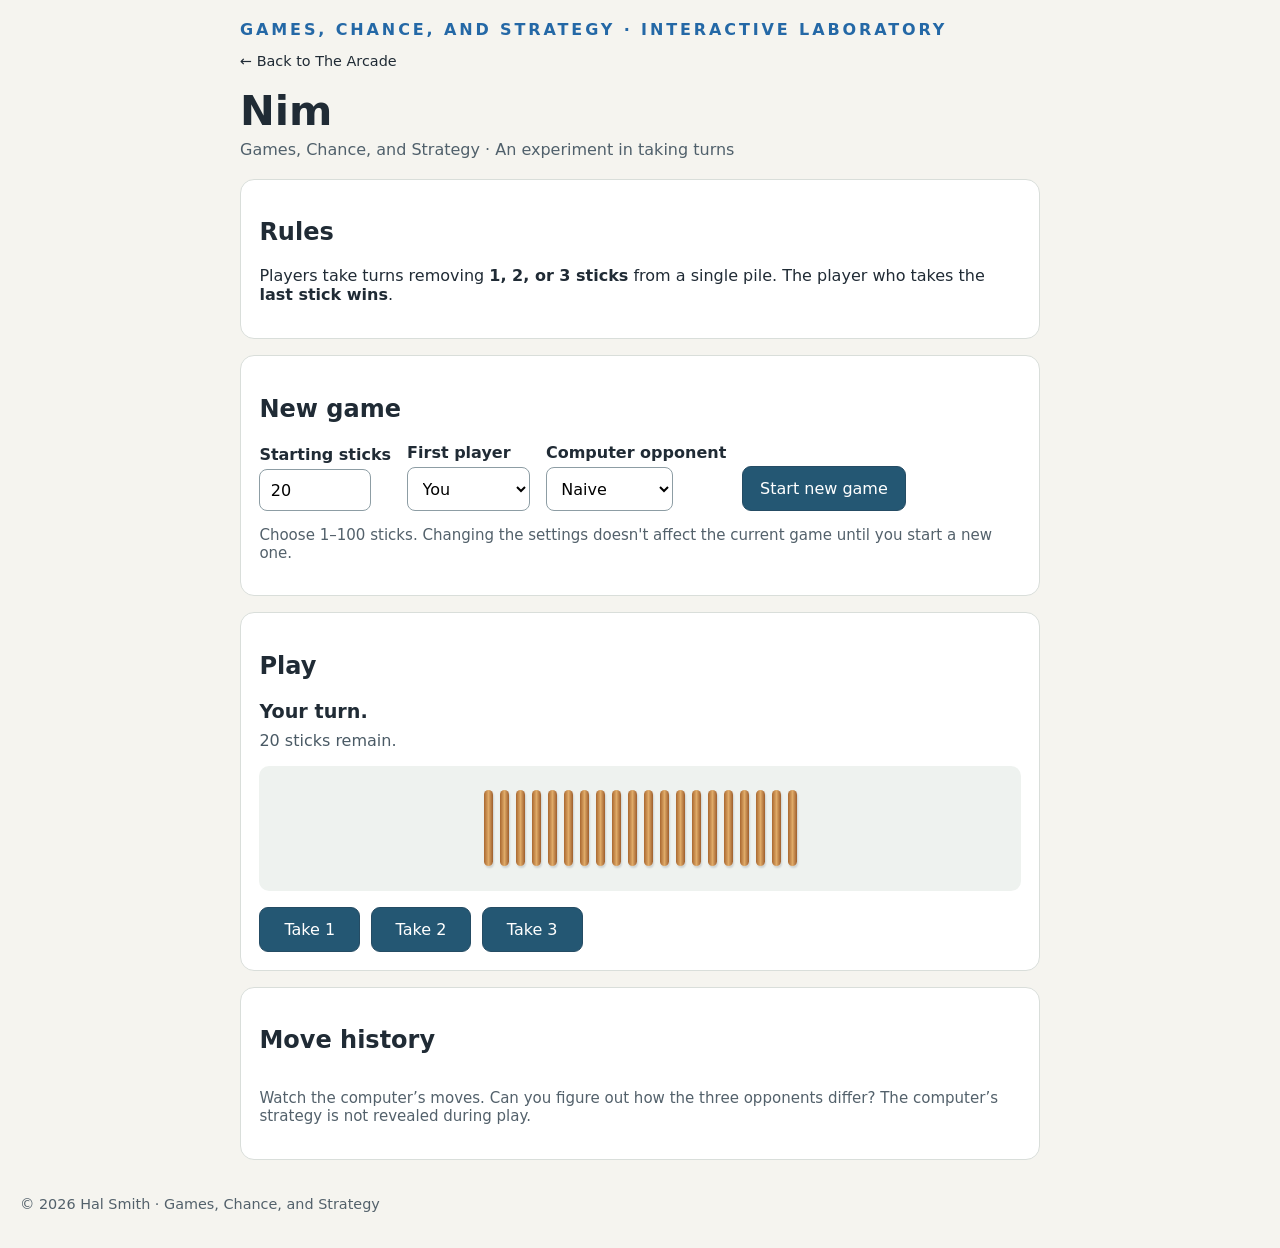
<file: nim.html>
<!DOCTYPE html>
<html lang="en">
<head>
  <meta charset="utf-8">
  <meta name="viewport" content="width=device-width, initial-scale=1">
  <title>Nim | Games, Chance, and Strategy</title>
  <link rel="icon" type="image/png" href="favicon.ico">
  <link rel="stylesheet" href="css/arcade.css">
  <link rel="stylesheet" href="css/pages/nim.css">
</head>
<body>
<main>
  <header>
    <div class="eyebrow">Games, Chance, and Strategy · Interactive Laboratory</div>
    <nav aria-label="Game navigation">
        <a href="index.html">← Back to The Arcade</a>
    </nav>
    <h1>Nim</h1>
    <p class="subtitle">Games, Chance, and Strategy · An experiment in taking turns</p>
  </header>
  <section class="panel" aria-labelledby="rules-heading">
    <h2 id="rules-heading">Rules</h2>
    <p>Players take turns removing <strong>1, 2, or 3 sticks</strong> from a single pile. The player who takes the <strong>last stick wins</strong>.</p>
  </section>
  <section class="panel" aria-labelledby="setup-heading">
    <h2 id="setup-heading">New game</h2>
    <div class="settings">
      <div><label for="initial">Starting sticks</label><input id="initial" type="number" min="1" max="100" value="20" inputmode="numeric"></div>
      <div><label for="starter">First player</label><select id="starter"><option value="human">You</option><option value="computer">Computer</option></select></div>
      <div><label for="level">Computer opponent</label><select id="level"><option value="naive">Naive</option><option value="enthusiast">Enthusiast</option><option value="expert">Strategist</option></select></div>
      <button id="restart" type="button">Start new game</button>
    </div>
    <p class="note">Choose 1–100 sticks. Changing the settings doesn't affect the current game until you start a new one.</p>
  </section>
  <section class="panel" aria-labelledby="play-heading">
    <h2 id="play-heading">Play</h2>
    <p class="status" id="status" role="status" aria-live="polite">Your turn.</p>
    <p class="count" id="count">21 sticks remain.</p>
    <div class="sticks" id="sticks" role="img" aria-label="21 sticks remaining"></div>
    <div class="actions" aria-label="Choose how many sticks to take">
      <button type="button" data-take="1">Take 1</button>
      <button type="button" data-take="2">Take 2</button>
      <button type="button" data-take="3">Take 3</button>
    </div>
  </section>
  <section class="panel" aria-labelledby="history-heading">
    <h2 id="history-heading">Move history</h2>
    <ol class="history" id="history" aria-live="polite"></ol>
    <p class="note">Watch the computer’s moves. Can you figure out how the three opponents differ? The computer’s strategy is not revealed during play.</p>
  </section>
</main>
<footer>
    <p>&copy; 2026 Hal Smith · Games, Chance, and Strategy</p>
</footer>
<script>
  'use strict';
  const initialInput = document.getElementById('initial');
  const starterSelect = document.getElementById('starter');
  const levelSelect = document.getElementById('level');
  const statusEl = document.getElementById('status');
  const countEl = document.getElementById('count');
  const sticksEl = document.getElementById('sticks');
  const historyEl = document.getElementById('history');
  const takeButtons = [...document.querySelectorAll('[data-take]')];
  let remaining = 21;
  let turn = 'human';
  let finished = false;
  let pendingComputer = null;
  let gameNumber = 0;
  let activeLevel = 'naive';

  function render() {
    countEl.textContent = `${remaining} ${remaining === 1 ? 'stick' : 'sticks'} remain.`;
    sticksEl.setAttribute('aria-label', `${remaining} sticks remaining`);
    sticksEl.replaceChildren();
    const fragment = document.createDocumentFragment();
    for (let i = 0; i < remaining; i++) {
      const stick = document.createElement('span');
      stick.className = 'stick';
      stick.setAttribute('aria-hidden', 'true');
      fragment.appendChild(stick);
    }
    sticksEl.appendChild(fragment);
    for (const button of takeButtons) {
      button.disabled = finished || turn !== 'human' || Number(button.dataset.take) > remaining;
    }
  }

  function addHistory(message) {
    const item = document.createElement('li');
    item.textContent = message;
    historyEl.appendChild(item);
  }

  function take(player, amount, explanation = '') {
    if (finished || player !== turn || !Number.isInteger(amount) || amount < 1 || amount > 3 || amount > remaining) return;
    remaining -= amount;
    addHistory(`${player === 'human' ? 'You' : 'Computer'} took ${amount}${explanation ? ` (${explanation})` : ''}. ${remaining} remaining.`);
    if (remaining === 0) {
      finished = true;
      statusEl.textContent = player === 'human' ? 'You win!' : 'Computer wins!';
    } else {
      turn = player === 'human' ? 'computer' : 'human';
      statusEl.textContent = turn === 'human' ? 'Your turn.' : 'Computer is choosing…';
    }
    render();
    if (!finished && turn === 'computer') scheduleComputer();
  }

  // The names are intentionally non-descriptive: students investigate the strategies.
  function computerMove(n, level) {
    if (n <= 3) return n;
    if (level === 'enthusiast') {
      // M2: even -> 2; odd -> 1 or 3, uniformly at random.
      return n % 2 === 0 ? 2 : (Math.random() < 0.5 ? 1 : 3);
    }
    if (level === 'expert') {
      // M4: leave a multiple of four when possible; otherwise random.
      return n % 4 === 0 ? Math.floor(Math.random() * 3) + 1 : n % 4;
    }
    // Naive: uniformly random legal take (after immediate-win check above).
    return Math.floor(Math.random() * 3) + 1;
  }

  function scheduleComputer() {
    const currentGame = gameNumber;
    pendingComputer = window.setTimeout(() => {
      pendingComputer = null;
      if (currentGame !== gameNumber || finished || turn !== 'computer') return;
      const amount = computerMove(remaining, activeLevel);
      take('computer', amount);
    }, 550);
  }

  function newGame() {
    const requested = Number(initialInput.value);
    if (!Number.isInteger(requested) || requested < 1 || requested > 100) {
      statusEl.textContent = 'Enter a whole number from 1 to 100 to start a game.';
      initialInput.focus();
      return;
    }
    gameNumber++;
    if (pendingComputer !== null) window.clearTimeout(pendingComputer);
    pendingComputer = null;
    remaining = requested;
    activeLevel = levelSelect.value;
    turn = starterSelect.value;
    finished = false;
    historyEl.replaceChildren();
    statusEl.textContent = turn === 'human' ? 'Your turn.' : 'Computer is choosing…';
    render();
    if (turn === 'computer') scheduleComputer();
  }

  for (const button of takeButtons) button.addEventListener('click', () => take('human', Number(button.dataset.take)));
  document.getElementById('restart').addEventListener('click', newGame);
  newGame();
</script>
</body>
</html>
</file>
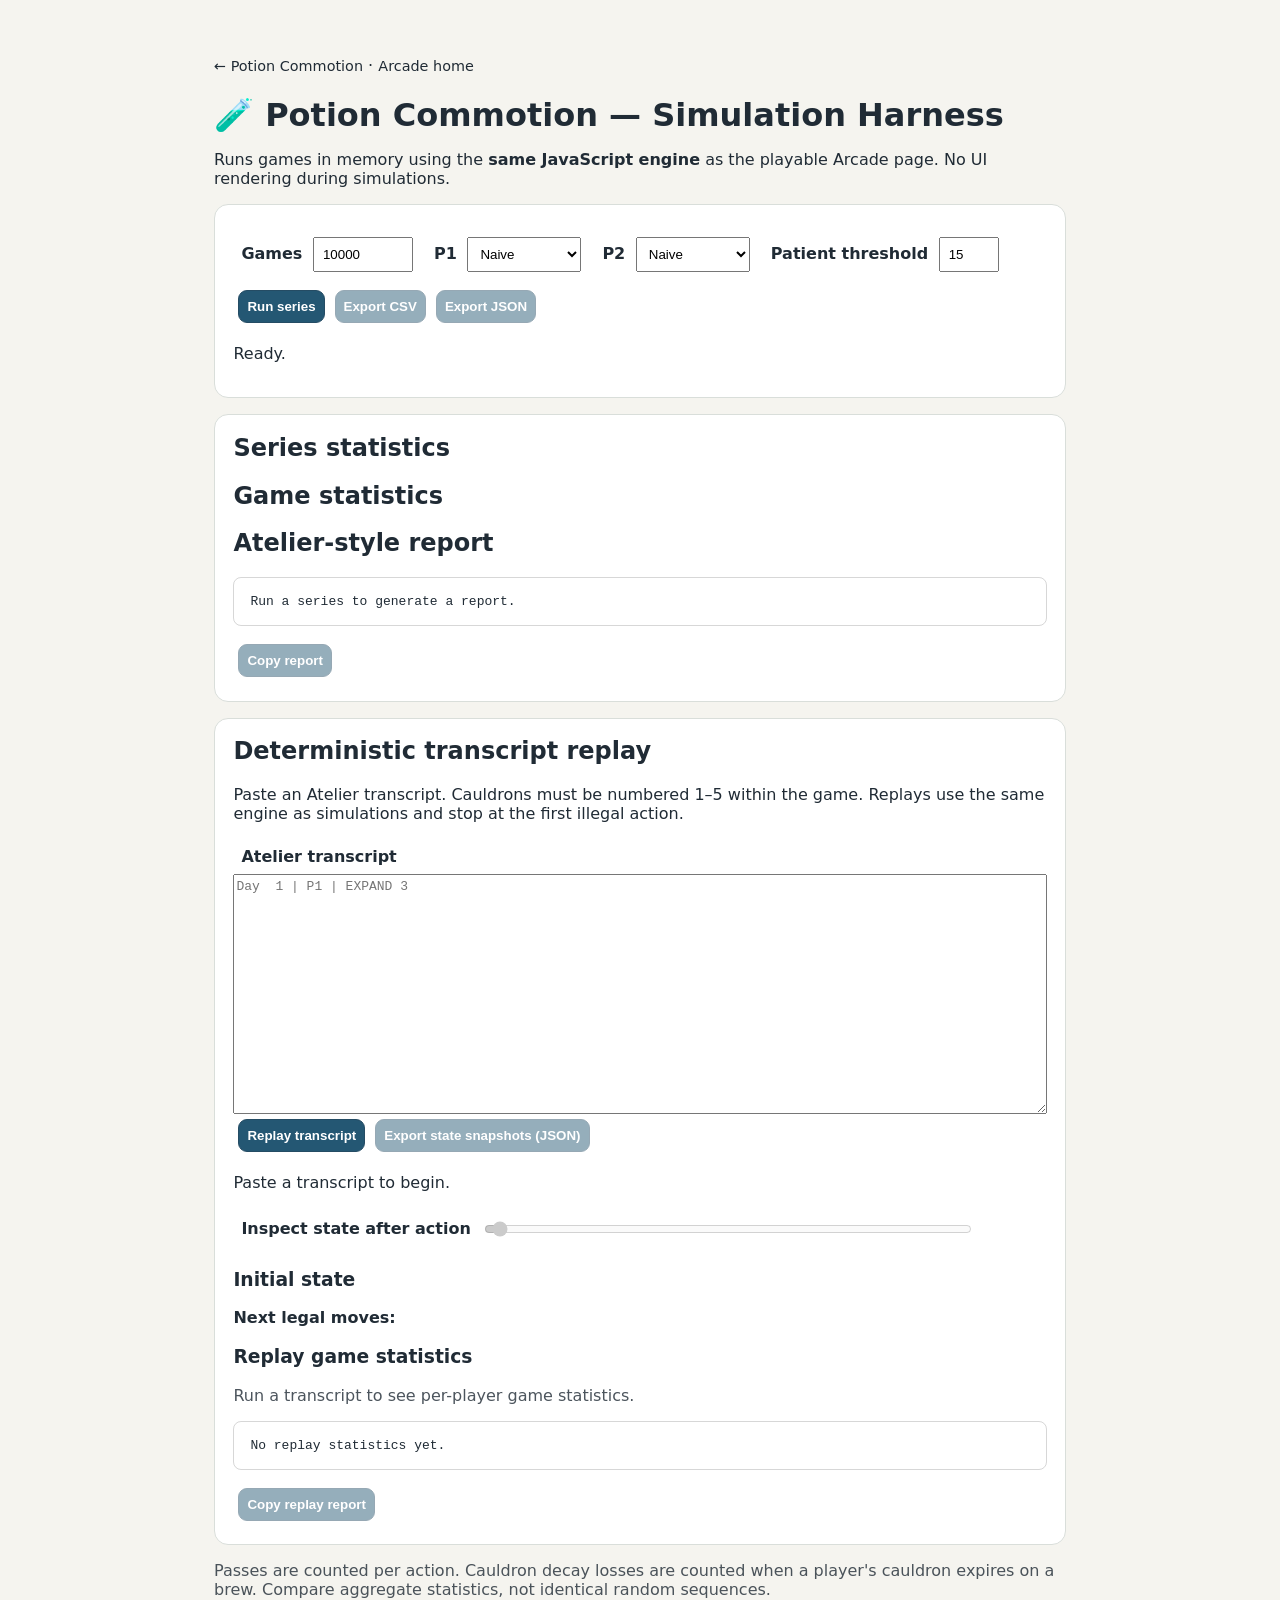
<file: potion-commotion-simulator.html>
<!doctype html><html lang="en"><head><meta charset="utf-8"><meta name="viewport" content="width=device-width,initial-scale=1"><title>Potion Commotion | Simulation Harness</title><link rel="stylesheet" href="css/arcade.css"><link rel="stylesheet" href="css/pages/potion-commotion.css"><style>.harness{max-width:900px;margin:auto;padding:24px}.harness table{width:100%;border-collapse:collapse}.harness th,.harness td{padding:8px;border-bottom:1px solid #8885;text-align:right}.harness th:first-child,.harness td:first-child{text-align:left}.harness pre{white-space:pre-wrap;overflow:auto;padding:16px;border:1px solid #8885;border-radius:8px}.harness button,.harness input,.harness select{margin:5px;padding:8px}.harness label{display:inline-block;margin:8px}.harness .muted{opacity:.8}</style></head><body><main class="harness"><nav><a href="potion-commotion.html">← Potion Commotion</a> · <a href="index.html">Arcade home</a></nav><h1>🧪 Potion Commotion — Simulation Harness</h1><p>Runs games in memory using the <strong>same JavaScript engine</strong> as the playable Arcade page. No UI rendering during simulations.</p><section class="panel"><label>Games <input id="count" type="number" min="1" max="1000000" value="10000"></label><label>P1 <select id="p1"></select></label><label>P2 <select id="p2"></select></label><label>Patient threshold <input id="threshold" type="number" min="0" max="15" value="15"></label><button id="run">Run series</button><button id="csv" disabled>Export CSV</button><button id="json" disabled>Export JSON</button><p id="status" aria-live="polite">Ready.</p></section><section class="panel"><h2>Series statistics</h2><div id="summary"></div><h2>Game statistics</h2><div id="stats"></div><h2>Atelier-style report</h2><pre id="report">Run a series to generate a report.</pre><button id="copy" disabled>Copy report</button></section><section class="panel" id="replay-panel"><h2>Deterministic transcript replay</h2><p>Paste an Atelier transcript. Cauldrons must be numbered 1–5 within the game. Replays use the same engine as simulations and stop at the first illegal action.</p><label for="replay-input">Atelier transcript</label><textarea id="replay-input" rows="12" style="display:block;width:100%;box-sizing:border-box;font:13px/1.5 monospace" placeholder="Day  1 | P1 | EXPAND 3"></textarea><button id="replay-run">Replay transcript</button><button id="replay-export" disabled>Export state snapshots (JSON)</button><p id="replay-status" aria-live="polite">Paste a transcript to begin.</p><label for="replay-step">Inspect state after action</label><input id="replay-step" type="range" min="0" max="0" value="0" disabled style="width:60%;vertical-align:middle"><h3 id="replay-step-label">Initial state</h3><p id="replay-scores"></p><div id="replay-board"></div><p><strong>Next legal moves:</strong> <span id="replay-legal"></span></p><h3>Replay game statistics</h3><p id="replay-stats-note" class="muted">Run a transcript to see per-player game statistics.</p><pre id="replay-stats">No replay statistics yet.</pre><button id="replay-copy-stats" disabled>Copy replay report</button></section><p class="muted">Passes are counted per action. Cauldron decay losses are counted when a player's cauldron expires on a brew. Compare aggregate statistics, not identical random sequences.</p></main><script src="js/potion-commotion-engine.js"></script><script src="js/potion-commotion-simulator.js"></script><script src="js/potion-commotion-replay.js"></script></body></html>
</file>
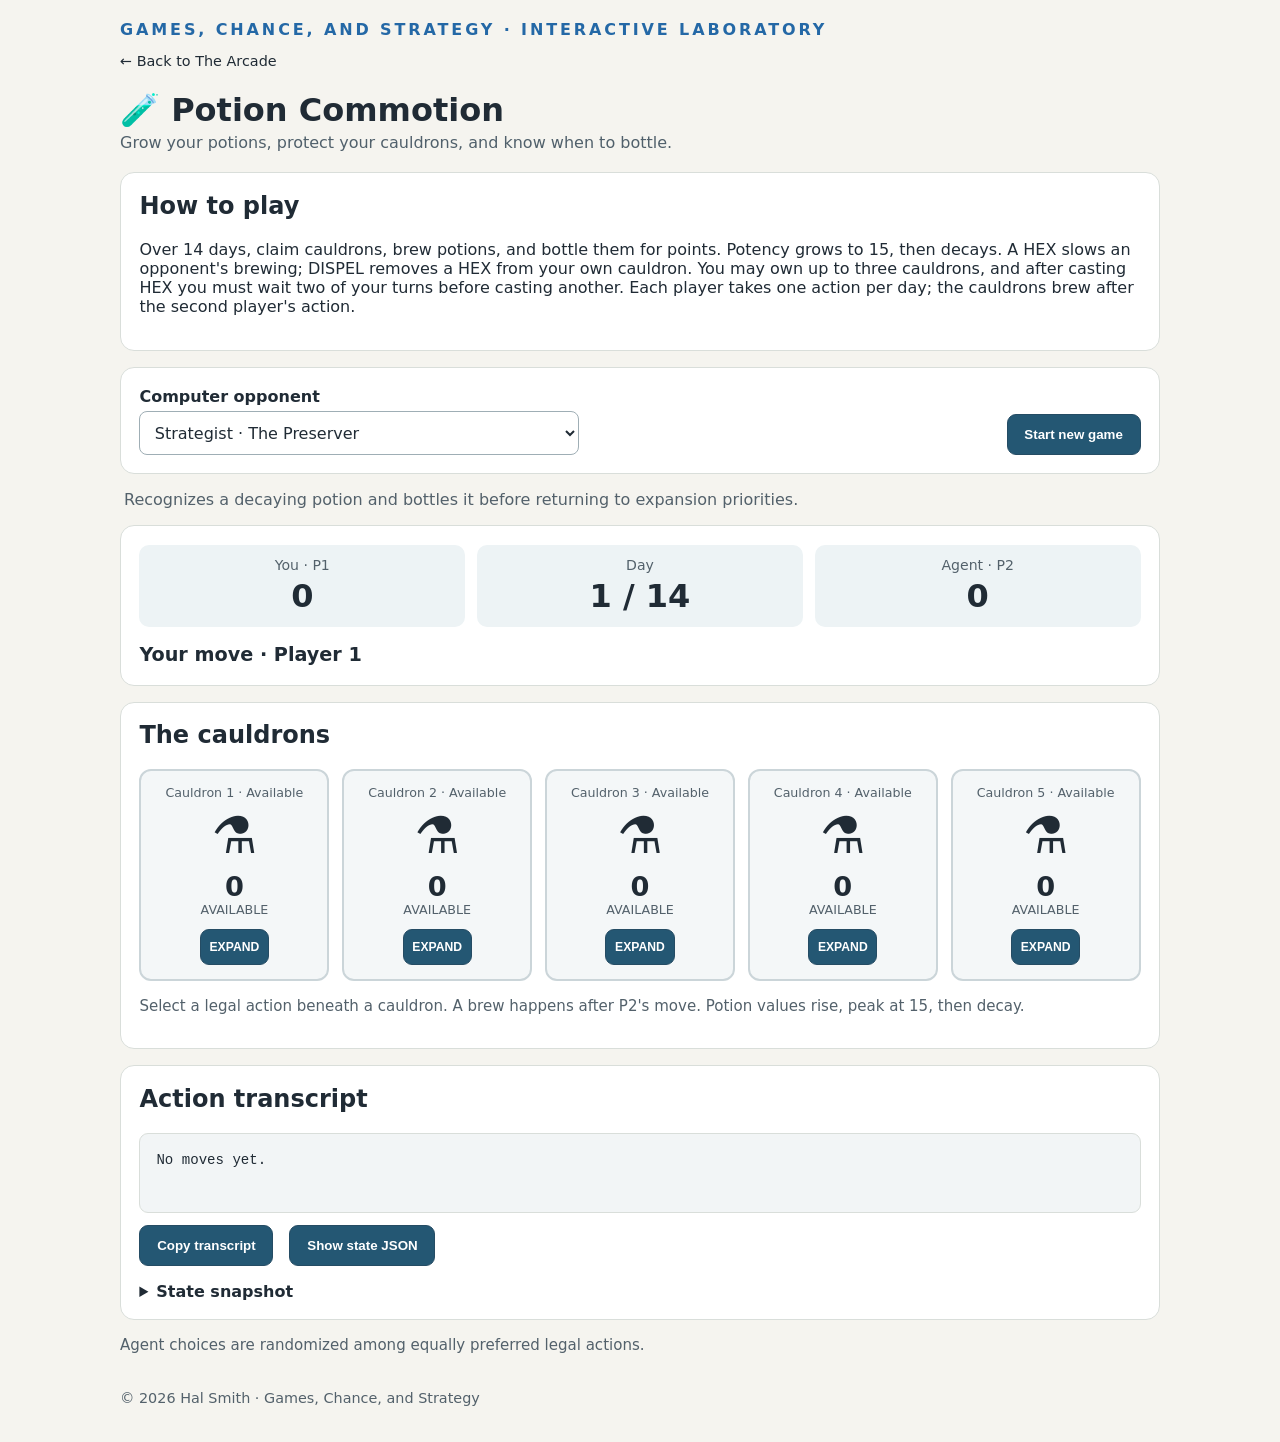
<file: potion-commotion.html>
<!doctype html><html lang="en"><head><meta charset="utf-8"><meta name="viewport" content="width=device-width, initial-scale=1"><title>Potion Commotion | Games, Chance, and Strategy</title><link rel="icon" href="favicon.ico"><link rel="stylesheet" href="css/arcade.css"><link rel="stylesheet" href="css/pages/potion-commotion.css"></head><body><main class="wrap"><header><div class="eyebrow">Games, Chance, and Strategy · Interactive Laboratory</div><nav aria-label="Game navigation"><a href="index.html">← Back to The Arcade</a></nav><h1>🧪 Potion Commotion</h1><p class="sub">Grow your potions, protect your cauldrons, and know when to bottle.</p></header><section class="panel" aria-labelledby="rules-heading"><h2 id="rules-heading">How to play</h2><p>Over 14 days, claim cauldrons, brew potions, and bottle them for points. Potency grows to 15, then decays. A HEX slows an opponent's brewing; DISPEL removes a HEX from your own cauldron. You may own up to three cauldrons, and after casting HEX you must wait two of your turns before casting another. Each player takes one action per day; the cauldrons brew after the second player's action.</p></section><section class="panel controls" aria-label="New game"><div class="field"><label for="agent">Computer opponent</label><select id="agent"><option value="Naive">Naive</option><option value="Expansionist">Enthusiast · The Expansionist</option><option value="Protector">Enthusiast · The Protector</option><option value="Preserver" selected>Strategist · The Preserver</option></select></div><button id="restart" type="button">Start new game</button></section><p class="agent-description" id="agent-description"></p><section class="panel"><div class="scores"><div class="score"><span>You · P1</span><strong id="score1">0</strong></div><div class="score"><span>Day</span><strong id="day">1 / 14</strong></div><div class="score"><span>Agent · P2</span><strong id="score2">0</strong></div></div><p class="status" id="status" aria-live="polite"></p></section><section class="panel"><h2>The cauldrons</h2><button id="pass" type="button" hidden>PASS — no other legal moves</button><div id="board" class="board"></div><p class="note">Select a legal action beneath a cauldron. A brew happens after P2's move. Potion values rise, peak at 15, then decay.</p></section><section class="panel"><h2>Action transcript</h2><div class="log" id="log"></div><div class="foot" style="margin-top:12px"><button id="copy">Copy transcript</button><button id="snapshot">Show state JSON</button></div><details id="stateDetails"><summary>State snapshot</summary><textarea id="state" readonly></textarea></details></section><p class="note">Agent choices are randomized among equally preferred legal actions.</p><footer>&copy; 2026 Hal Smith · Games, Chance, and Strategy</footer></main>
<script src="js/potion-commotion-engine.js"></script><script src="js/potion-commotion.js"></script></body></html>
</file>
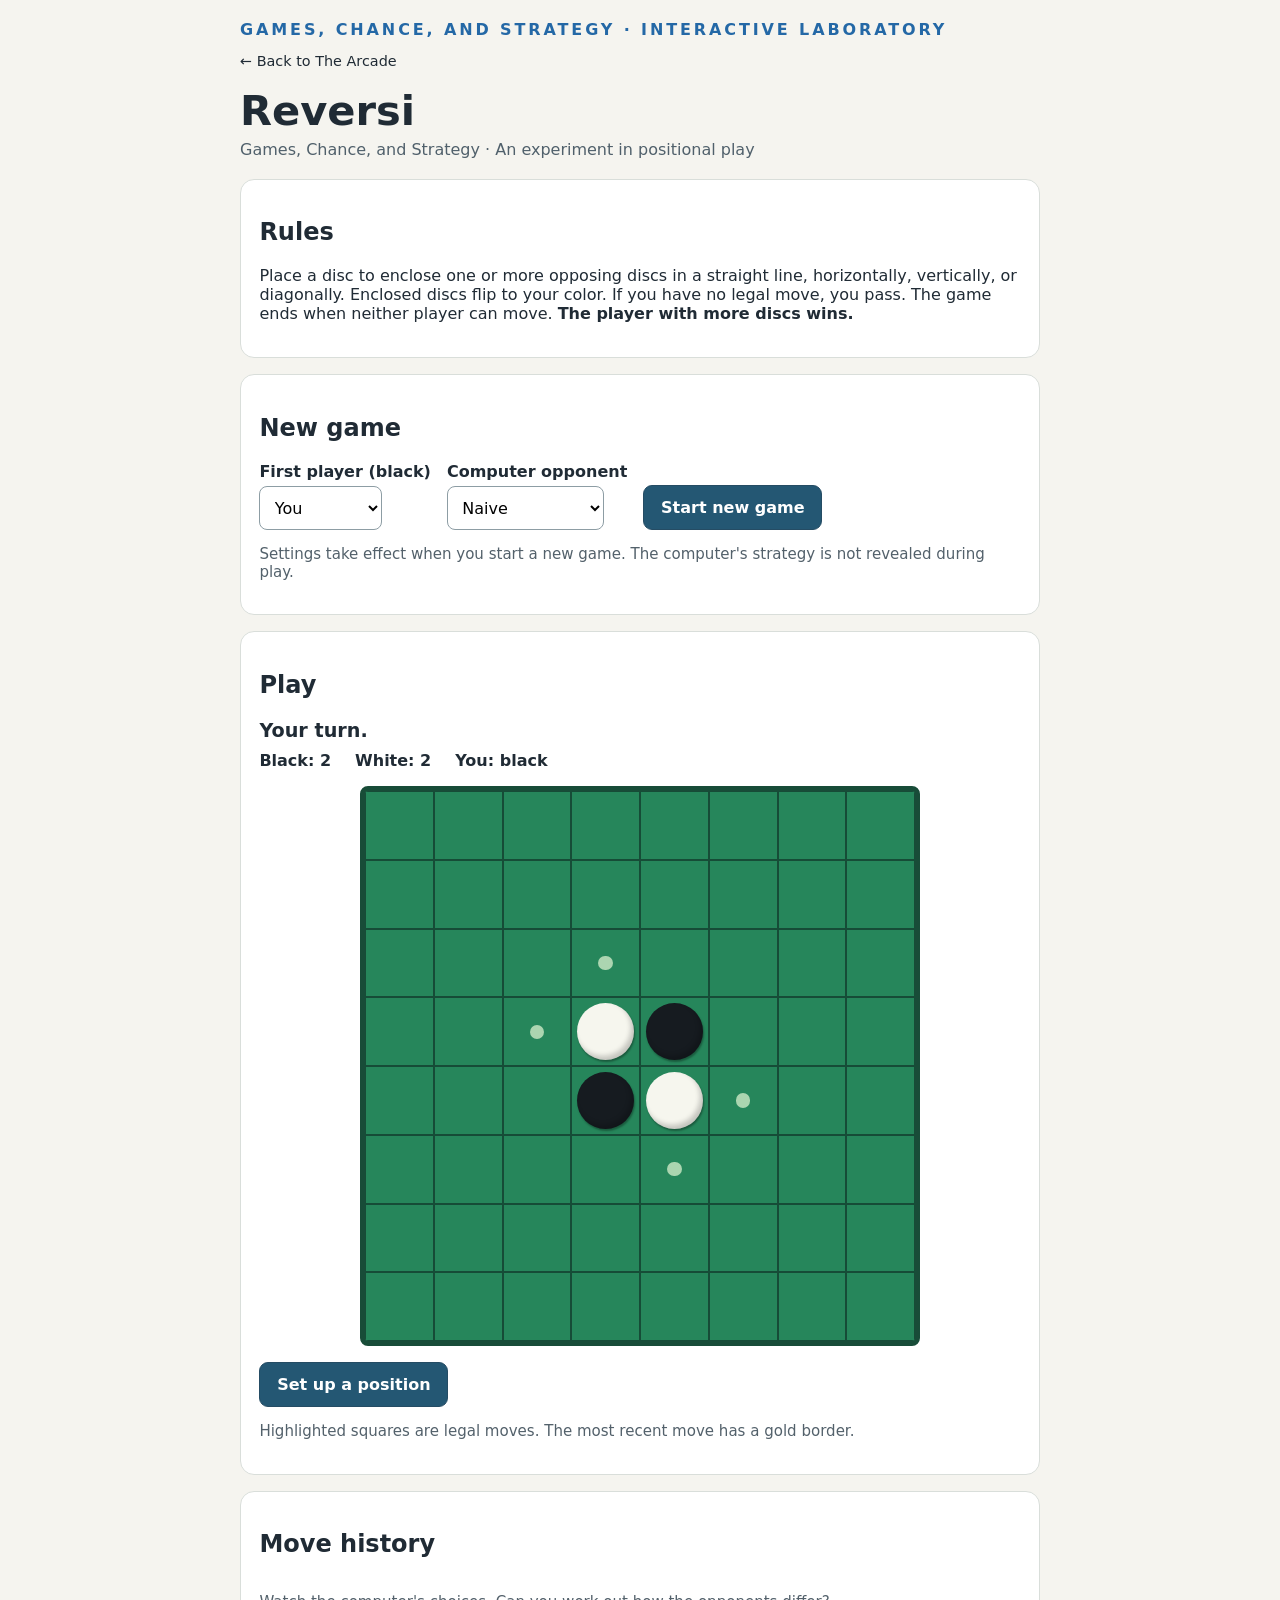
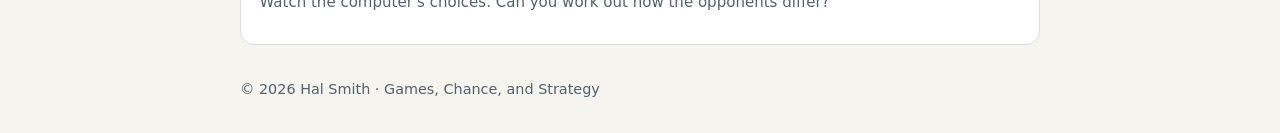
<file: reversi.html>
<!DOCTYPE html>
<html lang="en">

<head>
    <meta charset="utf-8">
    <meta name="viewport" content="width=device-width, initial-scale=1">
    <title>Reversi | Games, Chance, and Strategy</title>
    <link rel="icon" type="image/png" href="favicon.ico">
    <link rel="stylesheet" href="css/arcade.css">
  <link rel="stylesheet" href="css/pages/reversi.css">
</head>

<body>
    <main>
        <header>
            <div class="eyebrow">Games, Chance, and Strategy · Interactive Laboratory</div>
            <nav aria-label="Game navigation"><a href="index.html">← Back to The Arcade</a></nav>
            <h1>Reversi</h1>
            <p class="subtitle">Games, Chance, and Strategy · An experiment in positional play</p>
        </header>
        <section class="panel" aria-labelledby="rules-heading">
            <h2 id="rules-heading">Rules</h2>
            <p>Place a disc to enclose one or more opposing discs in a straight line, horizontally, vertically, or
                diagonally. Enclosed discs flip to your color. If you have no legal move, you pass. The game ends when
                neither player can move. <strong>The player with more discs wins.</strong></p>
        </section>
        <section class="panel" aria-labelledby="setup-heading">
            <h2 id="setup-heading">New game</h2>
            <div class="settings">
                <div><label for="starter">First player (black)</label><select id="starter">
                        <option value="human">You</option>
                        <option value="computer">Computer</option>
                    </select></div>
                <div><label for="level">Computer opponent</label><select id="level">
                        <option value="random">Naive</option>
                        <option value="greedy">Greedy</option>
                        <option value="corner">Corner Hunter</option>
                        <option value="edge">Edge Hunter</option>
                        <option value="weighted">Strategist</option>
                    </select></div><button id="restart" type="button">Start new game</button>
            </div>
            <p class="note">Settings take effect when you start a new game. The computer's strategy is not revealed
                during play.</p>
        </section>
        <section class="panel" aria-labelledby="play-heading">
            <h2 id="play-heading">Play</h2>
            <p class="status" id="status" role="status" aria-live="polite">Your turn.</p>
            <div class="score"><span id="black-score">Black: 2</span><span id="white-score">White: 2</span><span
                    id="player-color">You: black</span></div>
        <section class="panel hidden" id="editor-panel" aria-labelledby="editor-heading">
            <h3 id="editor-heading">Custom starting position</h3>
            <p class="note">Click a square repeatedly to cycle through empty, black, and white. The editor accepts any
                arrangement with at least one disc; it does not verify that a position could arise from legal play.</p>
            <div class="settings">
                <div><label for="next-turn">Next to move</label><select id="next-turn">
                        <option value="human">You</option>
                        <option value="computer">Computer</option>
                    </select></div><button id="play-position" type="button">Play this position</button><button
                    id="cancel-editor" type="button">Cancel editing</button>
            </div>
            <p class="note" id="editor-message" role="status" aria-live="polite"></p>
        </section>
            <div id="board" class="board" role="group" aria-label="Reversi board, rows 1 to 8 and columns A to H"></div>
            <div class="actions"><button id="show-setup" type="button">Set up a position</button><button id="standard"
                    type="button" class="hidden">Use standard position</button></div>
            <p class="note" id="board-note">Highlighted squares are legal moves. The most recent move has a gold border.
            </p>
        </section>
        <section class="panel" aria-labelledby="history-heading">
            <h2 id="history-heading">Move history</h2>
            <ol id="history" class="history" aria-live="polite"></ol>
            <p class="note">Watch the computer's choices. Can you work out how the opponents differ?</p>
        </section>
    </main>
    <footer>
        <p>&copy; 2026 Hal Smith · Games, Chance, and Strategy</p>
    </footer>
    <script>
        'use strict';
        const $ = id => document.getElementById(id);
        const dirs = [-1, 0, 1].flatMap(dr => [-1, 0, 1].filter(dc => dr || dc).map(dc => [dr, dc]));
        const index = (r, c) => r * 8 + c, inside = (r, c) => r >= 0 && r < 8 && c >= 0 && c < 8;
        let board = [], turn = 1, human = 1, finished = false, editing = false, lastMove = -1, activeLevel = 'random', gameNumber = 0, pending = null;
        function fresh() { const b = Array(64).fill(0); b[index(3, 3)] = -1; b[index(4, 4)] = -1; b[index(3, 4)] = 1; b[index(4, 3)] = 1; return b; }
        function flips(b, pos, color) { if (b[pos] !== 0) return []; const r = Math.floor(pos / 8), c = pos % 8, all = []; for (const [dr, dc] of dirs) { let rr = r + dr, cc = c + dc, run = []; while (inside(rr, cc) && b[index(rr, cc)] === -color) { run.push(index(rr, cc)); rr += dr; cc += dc; } if (run.length && inside(rr, cc) && b[index(rr, cc)] === color) all.push(...run); } return all; }
        function legal(b, color) { const out = []; for (let p = 0; p < 64; p++)if (b[p] === 0 && flips(b, p, color).length) out.push(p); return out; }
        function applied(b, pos, color) { const next = b.slice(); next[pos] = color; for (const p of flips(b, pos, color)) next[p] = color; return next; }
        function isCorner(p) { return [0, 7, 56, 63].includes(p) }
        function isEdge(p) { return p < 8 || p >= 56 || p % 8 === 0 || p % 8 === 7 }
        function isCSquare(p) { return [1, 6, 8, 15, 48, 55, 57, 62].includes(p) }
        function frontier(b, color) { let n = 0; for (let p = 0; p < 64; p++)if (b[p] === color) { const r = p >> 3, c = p % 8; if (dirs.some(([dr, dc]) => inside(r + dr, c + dc) && b[index(r + dr, c + dc)] === 0)) n++; } return n; }
        function randomItem(items) { return items[Math.floor(Math.random() * items.length)] }
        function maxBy(items, score) { let best = -Infinity, ties = []; for (const p of items) { const s = score(p); if (s > best) { best = s; ties = [p] } else if (s === best) ties.push(p) } return randomItem(ties) }
        function computerChoice() {
            const moves = legal(board, turn); if (!moves.length) return null; if (activeLevel === 'random') return randomItem(moves); const gained = p => flips(board, p, turn).length; if (activeLevel === 'greedy') return maxBy(moves, gained); const corners = moves.filter(isCorner); if (activeLevel === 'corner') return maxBy(corners.length ? corners : moves, gained); if (activeLevel === 'edge') { if (corners.length) return maxBy(corners, gained); const candidates = moves.filter(p => isEdge(p) && !isCSquare(p)); const nonC = moves.filter(p => !isCSquare(p)); return maxBy(candidates.length ? candidates : nonC.length ? nonC : moves, gained) }
            const before = new Set(legal(board, -turn).filter(isCorner)); return maxBy(moves, p => { const b = applied(board, p, turn); const opponentMoves = legal(b, -turn); const conceded = opponentMoves.filter(q => isCorner(q) && !before.has(q)).length; return (isCorner(p) ? 100 : 0) + (isEdge(p) ? 10 : 0) - 100 * conceded - 3 * frontier(b, turn) - 2 * opponentMoves.length + gained(p) - (isCSquare(p) ? 25 : 0) });
        }
        function labelPos(p) { return String.fromCharCode(65 + p % 8) + (Math.floor(p / 8) + 1) }
        function history(message) { const li = document.createElement('li'); li.textContent = message; $('history').append(li) }
        function cancelPending() { gameNumber++; if (pending !== null) clearTimeout(pending); pending = null }
        function render() { const black = board.filter(x => x === 1).length, white = board.filter(x => x === -1).length; $('black-score').textContent = `Black: ${black}`; $('white-score').textContent = `White: ${white}`; $('player-color').textContent = `You: ${human === 1 ? 'black' : 'white'}`; const allowed = new Set(!editing && !finished && turn === human ? legal(board, turn) : []); const frag = document.createDocumentFragment(); for (let p = 0; p < 64; p++) { const btn = document.createElement('button'); btn.type = 'button'; btn.className = 'square' + (p === lastMove ? ' last' : ''); const value = board[p], r = Math.floor(p / 8) + 1, c = String.fromCharCode(65 + p % 8); btn.setAttribute('aria-label', `${c}${r}: ${value === 1 ? 'black disc' : value === -1 ? 'white disc' : 'empty'}${allowed.has(p) ? ', legal move' : ''}`); btn.disabled = !editing && !allowed.has(p); if (value) { const disc = document.createElement('span'); disc.className = 'disc ' + (value === 1 ? 'black' : 'white'); disc.setAttribute('aria-hidden', 'true'); btn.append(disc) } else if (allowed.has(p)) { const hint = document.createElement('span'); hint.className = 'hint'; hint.setAttribute('aria-hidden', 'true'); btn.append(hint) } btn.addEventListener('click', () => { if (editing) { board[p] = board[p] === 0 ? 1 : board[p] === 1 ? -1 : 0; lastMove = -1; render() } else move(p) }); frag.append(btn) } $('board').replaceChildren(frag); }
        function endOrContinue() { const moves = legal(board, turn); if (!moves.length) { const other = legal(board, -turn); if (!other.length) { finished = true; const own = board.filter(v => v === human).length, theirs = board.filter(v => v === -human).length; $('status').textContent = own === theirs ? `Draw! ${own}–${theirs}.` : own > theirs ? `You win! ${own}–${theirs}.` : `Computer wins! ${theirs}–${own}.`; render(); return } history(`${turn === human ? 'You' : 'Computer'} passed (no legal move).`); turn = -turn; } $('status').textContent = turn === human ? 'Your turn.' : 'Computer is choosing…'; render(); if (turn !== human) scheduleComputer(); }
        function move(pos) { if (editing || finished || turn !== human || !legal(board, turn).includes(pos)) return; doMove(pos) }
        function doMove(pos) { const who = turn === human ? 'You' : 'Computer'; const count = flips(board, pos, turn).length; board = applied(board, pos, turn); lastMove = pos; history(`${who} played ${labelPos(pos)}, flipping ${count} ${count === 1 ? 'disc' : 'discs'}.`); turn = -turn; endOrContinue(); }
        function scheduleComputer() { const current = gameNumber; pending = setTimeout(() => { pending = null; if (current !== gameNumber || finished || editing || turn === human) return; const pos = computerChoice(); if (pos !== null) doMove(pos) }, 550) }
        function startGame(custom = false) { cancelPending(); human = $('starter').value === 'human' ? 1 : -1; activeLevel = $('level').value; if (!custom) board = fresh(); turn = 1; lastMove = -1; finished = false; editing = false; $('editor-panel').classList.add('hidden'); $('standard').classList.add('hidden'); $('show-setup').classList.remove('hidden'); $('history').replaceChildren(); $('board-note').textContent = 'Highlighted squares are legal moves. The most recent move has a gold border.'; endOrContinue(); }
        $('restart').addEventListener('click', () => startGame());
        $('show-setup').addEventListener('click', () => { cancelPending(); editing = true; finished = false; $('editor-panel').classList.remove('hidden'); $('standard').classList.remove('hidden'); $('show-setup').classList.add('hidden'); $('status').textContent = 'Editing position.'; $('board-note').textContent = 'Click a square to cycle: empty → black → white → empty.'; $('editor-message').textContent = ''; render() });
        $('play-position').addEventListener('click', () => { if (board.every(x => x === 0)) { $('editor-message').textContent = 'Place at least one disc before starting.'; return } cancelPending(); editing = false; finished = false; lastMove = -1; activeLevel = $('level').value; turn = $('next-turn').value === 'human' ? human : -human; $('history').replaceChildren(); $('editor-panel').classList.add('hidden'); $('show-setup').classList.remove('hidden'); $('board-note').textContent = 'Custom position. Highlighted squares are legal moves.'; endOrContinue() });
        $('cancel-editor').addEventListener('click', () => startGame()); $('standard').addEventListener('click', () => startGame());
        startGame();
    </script>
</body>

</html>
</file>
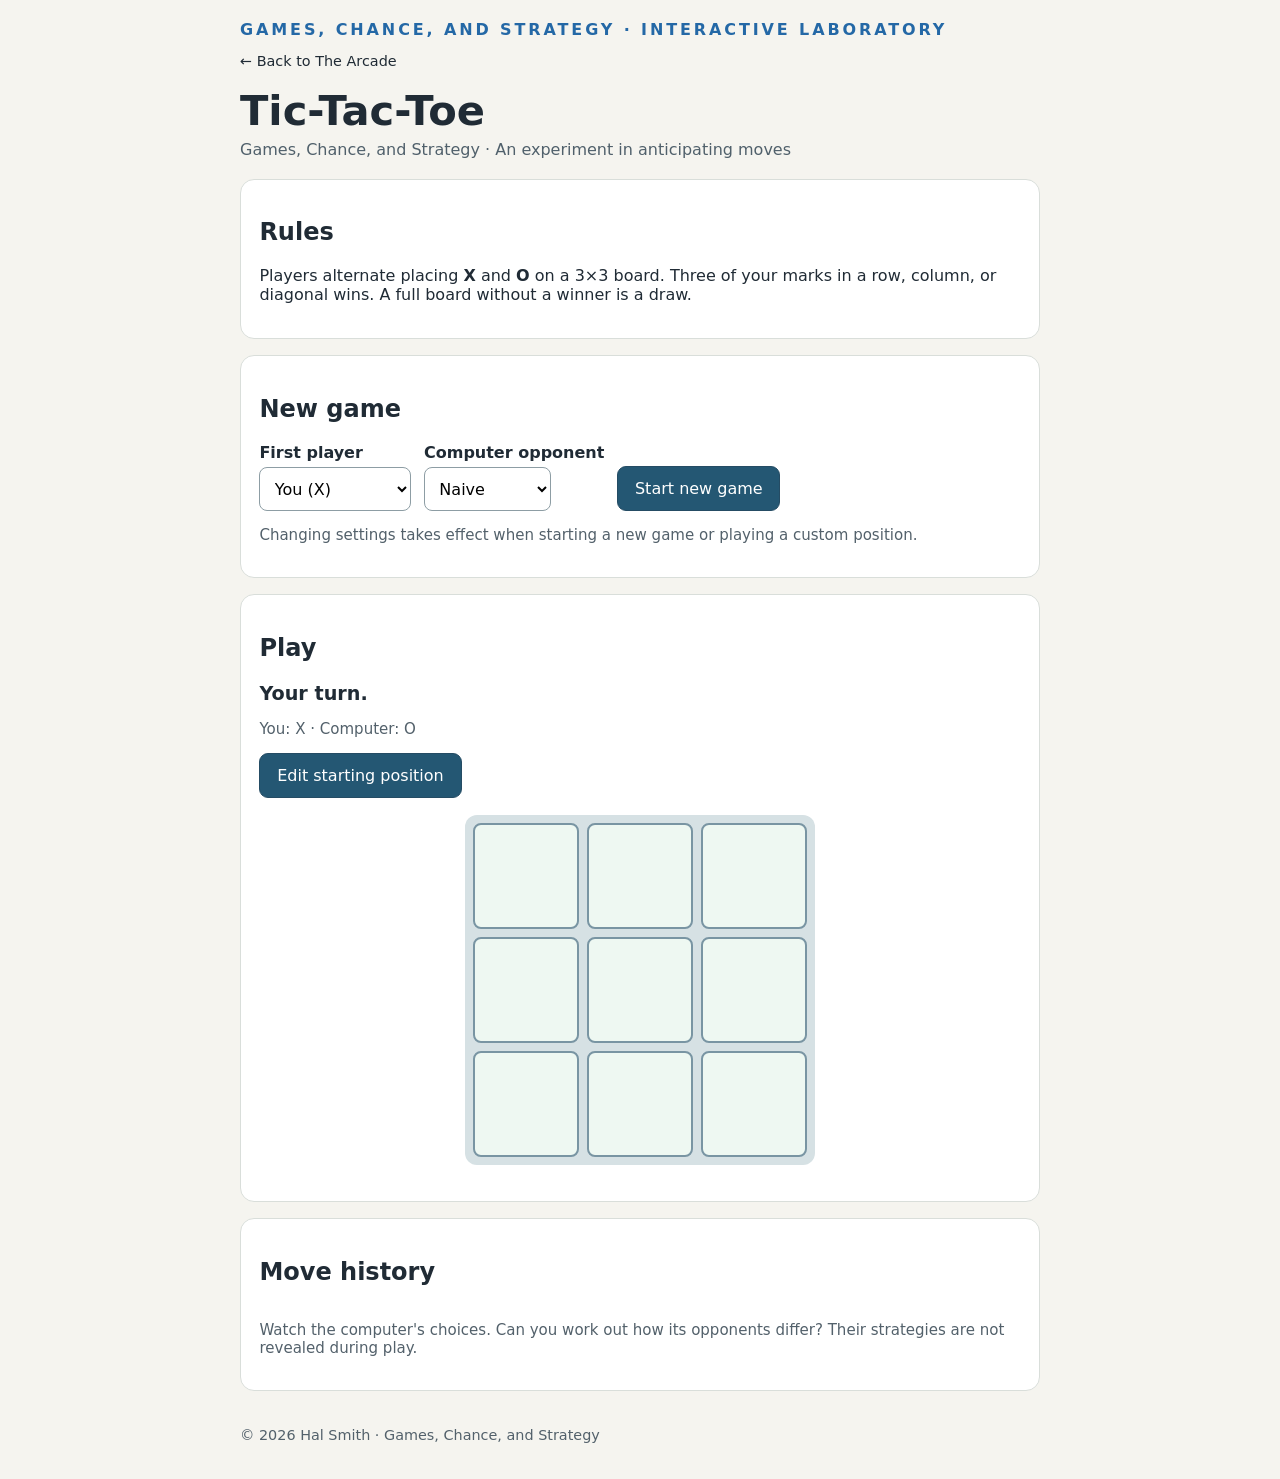
<file: tictactoe.html>
<!DOCTYPE html>
<html lang="en">
<head>
<meta charset="utf-8">
<meta name="viewport" content="width=device-width, initial-scale=1">
<title>Tic-Tac-Toe | Games, Chance, and Strategy</title>
<link rel="icon" type="image/png" href="favicon.ico">
<link rel="stylesheet" href="css/arcade.css">
  <link rel="stylesheet" href="css/pages/tictactoe.css">
</head>
<body><main>
<header><div class="eyebrow">Games, Chance, and Strategy · Interactive Laboratory</div><nav aria-label="Game navigation"><a href="index.html">← Back to The Arcade</a></nav><h1>Tic-Tac-Toe</h1><p class="subtitle">Games, Chance, and Strategy · An experiment in anticipating moves</p></header>
<section class="panel" aria-labelledby="rules-heading"><h2 id="rules-heading">Rules</h2><p>Players alternate placing <strong>X</strong> and <strong>O</strong> on a 3×3 board. Three of your marks in a row, column, or diagonal wins. A full board without a winner is a draw.</p></section>
<section class="panel" aria-labelledby="setup-heading"><h2 id="setup-heading">New game</h2><div class="settings"><div><label for="starter">First player</label><select id="starter"><option value="human">You (X)</option><option value="computer">Computer (X)</option></select></div><div><label for="level">Computer opponent</label><select id="level"><option value="naive">Naive</option><option value="enthusiast">Enthusiast</option><option value="strategist">Strategist</option></select></div><button id="restart" type="button">Start new game</button></div><p class="note">Changing settings takes effect when starting a new game or playing a custom position.</p></section>
<section class="panel" aria-labelledby="play-heading"><h2 id="play-heading">Play</h2><p id="status" class="status" role="status" aria-live="polite"></p><p id="marks" class="note"></p>
<div class="actions"><button id="edit" type="button">Edit starting position</button><button id="play-position" class="hidden" type="button">Play this position</button><button id="cancel" class="hidden" type="button">Cancel editing</button></div>
<div id="editor" class="hidden"><p class="note">Click a square to cycle through Empty → X → O. For an ordinary reachable position, X has played the same number of turns as O, or one more.</p><div class="settings"><div><label for="next">Next to move</label><select id="next"><option value="human">You</option><option value="computer">Computer</option></select></div><div><label for="edit-mark">Place mark</label><select id="edit-mark"><option value="cycle">Cycle Empty / X / O</option><option value="X">X</option><option value="O">O</option><option value="">Erase</option></select></div></div><p class="note" id="validation" role="status" aria-live="polite"></p></div>
<div id="board" class="board" role="group" aria-label="Tic-Tac-Toe board"></div>
</section>
<section class="panel" aria-labelledby="history-heading"><h2 id="history-heading">Move history</h2><ol id="history" class="history" aria-live="polite"></ol><p class="note">Watch the computer's choices. Can you work out how its opponents differ? Their strategies are not revealed during play.</p></section>
<footer><p>&copy; 2026 Hal Smith · Games, Chance, and Strategy</p></footer>
</main>
<script>
'use strict';
const LINES=[[0,1,2],[3,4,5],[6,7,8],[0,3,6],[1,4,7],[2,5,8],[0,4,8],[2,4,6]];
const boardEl=document.getElementById('board'),statusEl=document.getElementById('status'),marksEl=document.getElementById('marks'),historyEl=document.getElementById('history');
const starterEl=document.getElementById('starter'),levelEl=document.getElementById('level'),nextEl=document.getElementById('next'),editMarkEl=document.getElementById('edit-mark');
const editButton=document.getElementById('edit'),playButton=document.getElementById('play-position'),cancelButton=document.getElementById('cancel'),editorEl=document.getElementById('editor'),validationEl=document.getElementById('validation');
let board=Array(9).fill(''),human='X',computer='O',turn='X',level='naive',editing=false,finished=false,gameId=0,pending=null,saved=null;
const names=['top left','top middle','top right','middle left','center','middle right','bottom left','bottom middle','bottom right'];
function winner(b){for(const line of LINES){const [a,c,d]=line;if(b[a]&&b[a]===b[c]&&b[a]===b[d])return {mark:b[a],line};}return null;}
function winningLines(b){return LINES.filter(line=>b[line[0]]&&b[line[0]]===b[line[1]]&&b[line[0]]===b[line[2]]);}
function outcome(b){const w=winner(b);return w? w.mark : b.every(Boolean)?'draw':null;}
function free(b){return b.map((v,i)=>v=== ''?i:-1).filter(i=>i>=0);}
function immediate(b,mark){return free(b).filter(i=>{const copy=b.slice();copy[i]=mark;return winner(copy)?.mark===mark;});}
function choose(b,mark,opponent,agent){const moves=free(b);if(!moves.length)return null;const random=xs=>xs[Math.floor(Math.random()*xs.length)];if(agent==='naive')return random(moves);const win=immediate(b,mark);if(win.length)return random(win);const block=immediate(b,opponent);if(block.length)return random(block);if(agent==='enthusiast')return random(moves);if(b[4]==='')return 4;const corners=[0,2,6,8].filter(i=>b[i]==='');return corners.length?random(corners):random(moves);}
function stopTimer(){gameId++;if(pending!==null){clearTimeout(pending);pending=null;}}
function history(message){const li=document.createElement('li');li.textContent=message;historyEl.append(li);}
function render(){const wins=winningLines(board);const winning=new Set(wins.flat());for(let i=0;i<9;i++){let button=boardEl.children[i];if(!button){button=document.createElement('button');button.type='button';button.addEventListener('click',()=>editing?editSquare(i):humanMove(i));boardEl.append(button);}button.className='square'+(board[i]==='O'?' o':'')+(winning.has(i)?' winning':'')+(editing?' editable':(!finished&&turn===human&&!board[i]?' playable':''));button.textContent=board[i];button.setAttribute('aria-label',`${names[i]}, ${board[i]||'empty'}${editing?', edit square':(!finished&&turn===human&&!board[i]?', play here':'')}`);button.disabled=!editing&&(finished||turn!==human||Boolean(board[i]));}marksEl.textContent=`You: ${human} · Computer: ${computer}`;}
function setStatus(){if(editing){statusEl.textContent='Editing starting position.';return;}const result=outcome(board);if(result){finished=true;statusEl.textContent=result==='draw'?'Draw!':result===human?'You win!':'Computer wins!';return;}statusEl.textContent=turn===human?'Your turn.':'Computer is choosing…';}
function schedule(){if(editing||finished||turn!==computer)return;const id=gameId;pending=setTimeout(()=>{pending=null;if(id!==gameId||editing||finished||turn!==computer)return;const move=choose(board,computer,human,level);if(move!==null)makeMove(move,computer);},450);}
function makeMove(i,mark){if(editing||finished||turn!==mark||board[i]!==''||i<0||i>8)return;board[i]=mark;history(`${mark===human?'You':'Computer'} (${mark}) played ${names[i]}.`);turn=mark===human?computer:human;setStatus();render();schedule();}
function humanMove(i){makeMove(i,human);}
function reset(){stopTimer();editing=false;editorEl.classList.add('hidden');editButton.classList.remove('hidden');playButton.classList.add('hidden');cancelButton.classList.add('hidden');human=starterEl.value==='human'?'X':'O';computer=human==='X'?'O':'X';turn='X';level=levelEl.value;board=Array(9).fill('');finished=false;historyEl.replaceChildren();setStatus();render();schedule();}
function editorUI(on){editing=on;editorEl.classList.toggle('hidden',!on);editButton.classList.toggle('hidden',on);playButton.classList.toggle('hidden',!on);cancelButton.classList.toggle('hidden',!on);}
function editSquare(i){if(!editing)return;const mode=editMarkEl.value;if(mode==='cycle')board[i]=board[i]===''?'X':board[i]==='X'?'O':'';else board[i]=mode;validate();render();}
function validate(){const x=board.filter(v=>v==='X').length,o=board.filter(v=>v==='O').length;const xWin=LINES.some(l=>l.every(i=>board[i]==='X')),oWin=LINES.some(l=>l.every(i=>board[i]==='O'));const expected=nextEl.value==='human'?human:computer;let issue='';if(o>x||x>o+1)issue='X must have played either the same number of moves as O or one more.';else if(xWin&&oWin)issue='Both players cannot have winning lines.';else if(xWin&&x!==o+1)issue='An X win requires X to have played one more move.';else if(oWin&&x!==o)issue='An O win requires equal move counts.';else if(!xWin&&!oWin&&board.includes('')&&expected!==(x===o?'X':'O'))issue=`Based on move counts, ${x===o?'X':'O'} must move next. Change “Next to move” or the board.`;validationEl.textContent=issue||'Position is ready.';playButton.disabled=Boolean(issue);return !issue;}
function beginEdit(){stopTimer();saved={board:board.slice(),human,computer,turn,level,finished,history:[...historyEl.children].map(x=>x.textContent)};editorUI(true);nextEl.value=turn===human?'human':'computer';editMarkEl.value='cycle';validate();setStatus();render();}
function cancelEdit(){if(!editing)return;stopTimer();board=saved.board;human=saved.human;computer=saved.computer;turn=saved.turn;level=saved.level;finished=saved.finished;historyEl.replaceChildren();saved.history.forEach(history);editorUI(false);setStatus();render();schedule();}
function playPosition(){if(!editing||!validate())return;stopTimer();level=levelEl.value;turn=nextEl.value==='human'?human:computer;finished=false;historyEl.replaceChildren();history('Game started from a custom position.');editorUI(false);setStatus();render();schedule();}
document.getElementById('restart').addEventListener('click',reset);editButton.addEventListener('click',beginEdit);cancelButton.addEventListener('click',cancelEdit);playButton.addEventListener('click',playPosition);nextEl.addEventListener('change',validate);reset();
</script>
</body></html>
</file>
<file: css/arcade.css>
/*
 * THE ARCADE — SHARED PRESENTATION
 * --------------------------------
 * Edit this file to change common interface elements across the site.
 * Each page also loads css/pages/<page>.css for its own visual details.
 * CSS custom properties below are defaults; individual games may override them.
 * No build step is required. All URLs are relative to the HTML files at the root.
 */

:root {
    --arcade-font: system-ui, -apple-system, BlinkMacSystemFont, "Segoe UI", sans-serif;
    --arcade-ink: #202b35;
    --arcade-paper: #f5f4ef;
    --arcade-accent: #245773;
    --arcade-focus: #d59b27;
    --arcade-panel-radius: 14px;
}

/* Global box sizing is shared by every page. */
* {
    box-sizing: border-box;
}

/* Shared rules extracted from three or more original pages. */

body {
    margin: 0;
    padding: 1.25rem;
}

footer {
    margin: 2.25rem 0 1rem;
    color: #53616b;
    font-size: .9rem;
}

nav {
    margin-top: 12px;
    margin-bottom: 1rem;
}

.subtitle {
    margin: 0 0 1.25rem;
    color: #50606b;
}

.panel {
    background: white;
    border: 1px solid #d9deda;
    border-radius: 14px;
    padding: 1.15rem;
    margin: 1rem 0;
}

.settings {
    display: flex;
    flex-wrap: wrap;
    align-items: end;
    gap: 1rem;
}

label {
    display: block;
    font-weight: 650;
    margin-bottom: .35rem;
}

button {
    padding: .75rem 1.05rem;
    border-radius: 9px;
    border: 1px solid #254c64;
    background: #245773;
    color: white;
    font-weight: 650;
    cursor: pointer;
}

button:hover:not(:disabled) {
    background: #173f55;
}

button:disabled {
    opacity: .48;
    cursor: not-allowed;
}

.status {
    font-size: 1.2rem;
    font-weight: 700;
    margin: .2rem 0 .5rem;
}

.history li {
    margin: .35rem 0;
}

.note {
    color: #53616b;
    font-size: .94rem;
}

.eyebrow {
    font-size: 1rem;
    letter-spacing: .18em;
    text-transform: uppercase;
    font-weight: 800;
    color: #2468a6;
}

nav a {
    color: inherit;
    font-size: .9rem;
    text-decoration: none;
}
</file>
<file: css/pages/index.css>
/* index: page-specific layout, colors, and game visuals.
 * Loaded after arcade.css so these rules may override shared defaults.
 */

:root {
    color-scheme: light;
    font-family: system-ui, -apple-system, BlinkMacSystemFont, "Segoe UI", sans-serif;
    background: #f5f4ef;
    color: #202b35;
}

* {
    box-sizing: border-box;
}

main {
    max-width: 900px;
    margin: 0 auto;
}

.eyebrow {
    margin: 0 0 .75rem;
    color: #24649b;
    font-size: 1rem;
    font-weight: 750;
    letter-spacing: .14em;
    text-transform: uppercase;
    line-height: 1.5;
}

h1 {
    margin: 0 0 .45rem;
    font-size: clamp(2.1rem, 5vw, 3.25rem);
    line-height: 1.12;
}

h2 {
    margin: 0 0 .65rem;
    font-size: 1.4rem;
}

h3 {
    margin: 0 0 .45rem;
    font-size: 1.25rem;
}

p {
    line-height: 1.65;
}

.subtitle {
    margin: 0;
    color: #50606b;
    font-size: 1.15rem;
    max-width: 43rem;
}

header {
    padding: 1.15rem 0 1.35rem;
}

.panel {
    background: #fff;
    border: 1px solid #d9deda;
    border-radius: 14px;
    padding: clamp(1.15rem, 3vw, 1.65rem);
    margin: 1rem 0;
}

.intro p:last-child, .panel p:last-child {
    margin-bottom: 0;
}

.section-heading {
    margin: 2.2rem 0 .4rem;
}

.section-intro {
    margin: 0 0 1.1rem;
    color: #50606b;
}

.games {
    display: grid;
    grid-template-columns: repeat(auto-fit, minmax(min(100%, 245px), 1fr));
    gap: 1rem;
}

.game {
    display: flex;
    flex-direction: column;
    margin: 0;
}

.game p {
    margin: .2rem 0 1.15rem;
}

.game .tags {
    margin: 0 0 .8rem;
    font-size: .85rem;
    font-weight: 700;
    color: #516773;
    letter-spacing: .035em;
}

.game .play {
    display: inline-block;
    align-self: flex-start;
    margin-top: auto;
    padding: .72rem 1rem;
    background: #245773;
    color: white;
    border: 1px solid #254c64;
    border-radius: 9px;
    text-decoration: none;
    font-weight: 650;
}

.game .play:hover {
    background: #173f55;
}

a:focus-visible {
    outline: 3px solid #d59b27;
    outline-offset: 4px;
}

.steps {
    margin: .75rem 0 0;
    padding-left: 1.4rem;
}

.steps li {
    padding-left: .25rem;
    margin: .55rem 0;
    line-height: 1.55;
}

@media (max-width: 520px) {
    body {
        padding: 1rem;
    }

    .eyebrow {
        letter-spacing: .08em;
    }
}
</file>
<file: css/pages/battleship.css>
:root{color-scheme:light;font-family:var(--arcade-font);background:var(--arcade-paper);color:var(--arcade-ink)}main{max-width:1040px;margin:auto}h1{margin-bottom:.25rem}h3{margin:.2rem 0}.settings select{font:inherit;padding:.65rem;border:1px solid #9faeb5;border-radius:8px;max-width:100%}.boards{display:grid;grid-template-columns:repeat(2,minmax(0,1fr));gap:1.5rem}.board{display:grid;grid-template-columns:repeat(10,minmax(0,1fr));gap:3px;background:#c9dce3;border:5px solid #c9dce3;border-radius:8px;max-width:460px;margin:.75rem 0 1.25rem;aspect-ratio:1}.cell{min-width:0;padding:0;border:1px solid #8db7c9;border-radius:3px;background:#e4f3f8;color:#16384a;display:flex;align-items:center;justify-content:center;font-size:clamp(.65rem,2vw,1.1rem);font-weight:800;aspect-ratio:1;line-height:1;cursor:default}.cell.ship{background:#37718c;border-color:#245773;color:#fff}.cell.hit{background:#d7654b;color:white}.cell.miss{background:#bcd5df;color:#476575}.cell.sunk{background:#803e42;color:#fff}.cell.preview{background:#8bc5a7;border-color:#2c8159}.cell.invalid{background:#e6a59a;border-color:#b43c35}.cell.target:not(:disabled),.cell.placeable{cursor:pointer}.cell.target:not(:disabled):hover,.cell.placeable:hover{outline:3px solid #d59b27;outline-offset:-3px;background:#fff2bf}.cell:focus-visible{outline:3px solid #d59b27;outline-offset:-3px}.cell:disabled{opacity:1}.legend{font-weight:900}.legend.hit{color:#d7654b}.legend.miss{color:#7896a5}.legend.sunk{color:#803e42}#setup-panel[hidden],#play-panel[hidden]{display:none}@media(max-width:690px){.boards{grid-template-columns:1fr}.board{max-width:450px}.panel{padding:.9rem}.cell{font-size:clamp(.65rem,3vw,1.1rem)}}
</file>
<file: css/pages/bold-claims.css>
:root{color-scheme:light;font-family:var(--arcade-font);background:#f5f4ef;color:#202b35}main{max-width:850px;margin:auto}select{padding:.65rem;border:1px solid #b9c5c9;border-radius:8px;background:white;font:inherit}.dice{display:flex;gap:.55rem;flex-wrap:wrap;margin:.8rem 0 1.2rem}.die{display:inline-grid;place-items:center;width:clamp(48px,12vw,70px);height:clamp(48px,12vw,70px);border-radius:12px;background:#f5f4ef;color:#173e55;border:2px solid #b6c9d2;box-shadow:0 3px 8px #172f3a18;font-size:3.5rem}.die.hidden-die{background:#245773;color:white;font:700 1.8rem system-ui}.bid-display{font-size:1.55rem;font-weight:750;padding:.7rem 1rem;background:#edf2f3;border-radius:10px}.bid-controls{display:flex;flex-wrap:wrap;align-items:end;gap:.85rem}.bid-controls label{margin:0}.bid-controls select{min-width:75px}.bid-controls button{margin-top:.4rem}.muted{color:#53616b}.status{margin:1rem 0;font-size:1.12rem;font-weight:700}[hidden]{display:none!important}#history{max-height:240px;overflow:auto;line-height:1.7}#next{margin-top:.8rem}

/* The current claim and the next decision form one bidding surface. */
.bidding-table{border:1px solid #d4dee1;border-radius:18px;overflow:hidden;margin:1.25rem 0 .5rem;background:#fff;box-shadow:0 3px 12px #173e550a}
.claim-header{display:flex;align-items:center;justify-content:space-between;gap:1rem;padding:1.15rem 1.4rem;background:#eaf0f1;border-bottom:1px solid #d4dee1}
.table-kicker{display:block;font-size:.73rem;font-weight:800;letter-spacing:.12em;color:#49626f;margin-bottom:.35rem}
.claim-header .bid-display{background:transparent;padding:0;margin:0;font-size:clamp(2rem,5vw,2.8rem);line-height:1.1;color:#1f2d37}
.claim-owner{font-size:.83rem;font-weight:700;color:#35556a;background:#fff;border:1px solid #d4dee1;border-radius:999px;padding:.4rem .8rem;white-space:nowrap}
.decision-area{padding:1.25rem 1.4rem 1.4rem}
.decision-heading h3{margin:0 0 .25rem;font-size:1.3rem}
.decision-heading p{margin:0 0 1.15rem;font-size:.94rem}
.bid-controls{display:flex;align-items:flex-end;justify-content:space-between;gap:1rem}
.bid-fields,.bid-actions{display:flex;align-items:flex-end;gap:.75rem;flex-wrap:wrap}
.bid-fields>div{min-width:135px}
.bid-fields label{display:block;font-size:.9rem;font-weight:650;margin-bottom:.4rem}
.bid-fields select{width:100%;min-width:0;padding:.7rem .85rem;border-radius:10px;border:1px solid #b5c6ce;background:#fff;font-size:1.1rem}
.bid-actions button{margin:0;min-height:48px;padding:.7rem 1.25rem;white-space:nowrap}
.bid-actions button span{margin-left:.35rem}
.bid-actions button:disabled{opacity:.45;cursor:not-allowed}
@media(max-width:620px){.claim-header{padding:1rem;align-items:flex-start;flex-direction:column;gap:.6rem}.decision-area{padding:1rem}.bid-controls{align-items:stretch;flex-direction:column}.bid-fields{display:grid;grid-template-columns:1fr 1fr;width:100%}.bid-fields>div{min-width:0}.bid-actions{display:grid;grid-template-columns:1fr 1fr;width:100%}.bid-actions button{width:100%}}
</file>
<file: css/pages/fold-or-fortune.css>
/* Fold or Fortune — page-specific Arcade presentation. */
:root {
    color-scheme: light;
    font-family: var(--arcade-font);
    background: #f5f4ef;
    color: #202b35;
}
main { max-width: 850px; margin: 0 auto; }
h1 { margin-bottom: .35rem; }
h2 { margin-top: 0; }
select { padding: .65rem; border: 1px solid #b9c5c9; border-radius: 8px; background: white; font: inherit; }
.scoreboard { display: grid; grid-template-columns: 1fr 1.3fr 1fr; gap: .5rem; text-align: center; align-items: center; background: #edf2f3; border-radius: 12px; padding: .8rem; margin-bottom: 1rem; }
.scoreboard span, .scoreboard small { display: block; color: #53616b; font-size: .9rem; }
.scoreboard strong { display: block; font-size: 2rem; font-variant-numeric: tabular-nums; }
#round-label { font-weight: 750; }
.card-row { display: grid; grid-template-columns: repeat(5, minmax(0, 1fr)); gap: clamp(.3rem, 1.4vw, .85rem); margin: 1.3rem 0; }
.playing-card { position: relative; width: 100%; aspect-ratio: 5 / 7; border: 2px solid #d0d7d9; border-radius: 10px; background: #fffdf8; display: flex; flex-direction: column; justify-content: center; align-items: center; font-family: Georgia, serif; font-size: clamp(1.25rem, 4.3vw, 2.6rem); font-weight: 750; padding: .2rem; color: #202b35; }
.playing-card.red { color: #a72f36; }
.playing-card.back { background: repeating-linear-gradient(45deg, #214b64 0 8px, #2d617e 8px 16px); color: #f6e8c8; border: 4px solid #fff; outline: 1px solid #31566c; }
.playing-card.back::after { content: '✦'; border: 2px solid #d8c9a6; border-radius: 6px; display: grid; place-items: center; width: 77%; height: 82%; background: #214b64; }
.playing-card:disabled { opacity: 1; cursor: default; }
.playing-card.selectable { cursor: pointer; }
.playing-card.selectable:hover, .playing-card.selectable:focus-visible { transform: translateY(-4px); outline: 3px solid #d59b27; outline-offset: 2px; }
.playing-card .suit { font-size: .85em; }
.playing-card .owner { position: absolute; bottom: .3rem; left: .1rem; right: .1rem; font-family: var(--arcade-font); font-size: clamp(.58rem, 1.6vw, .8rem); color: #405260; font-weight: 700; text-align: center; }
.decision-area { text-align: center; padding: .8rem; background: #f4f0e6; border-radius: 10px; }
.decision-buttons { display: flex; gap: 1rem; justify-content: center; }
button.secondary { background: #fff; color: #245773; }
button.secondary:hover:not(:disabled) { background: #e4edf1; }
.reveal-area { padding: 1rem; background: #edf2f3; border-radius: 10px; text-align: center; margin-top: .9rem; }
.reveal-area p { margin: .4rem 0; }
.actions { margin-top: 1rem; text-align: right; }
[hidden] { display: none !important; }
@media (max-width: 500px) {
    .scoreboard { grid-template-columns: 1fr 1.1fr 1fr; padding: .55rem; }
    .playing-card { border-radius: 6px; }
    .playing-card.back { border-width: 2px; }
    .playing-card .owner { font-size: .58rem; }
}
</file>
<file: css/pages/template.css>
/* Starter overrides for a new Arcade game.
 * Put only game-specific visuals here; shared UI lives in ../arcade.css.
 * Set page theme here if desired, e.g. :root { background: #f5f4ef; color: #202b35; }.
 */

:root {
    color-scheme: light;
    font-family: var(--arcade-font);
    background: var(--arcade-paper);
    color: var(--arcade-ink);
}

main {
    max-width: 800px;
    margin: 0 auto;
}

body {
    margin: 0;
    padding: 1.25rem;
}

/* Add your board, pieces, animations, and game-specific responsive rules. */
</file>
<file: css/pages/mancala.css>
/* mancala: page-specific layout, colors, and game visuals.
 * Loaded after arcade.css so these rules may override shared defaults.
 */

:root {
    font-family: system-ui,-apple-system,BlinkMacSystemFont,"Segoe UI",sans-serif;
    color: #24314a;
    background: #edf3f8;
}

* {
    box-sizing: border-box;
}

body {
    margin: 0;
    padding: clamp(14px,3vw,36px);
}

main {
    max-width: 1080px;
    margin: auto;
}

header {
    margin-bottom: 24px;
}

.eyebrow {
    font-size: 1.0rem;
    letter-spacing: .18em;
    text-transform: uppercase;
    font-weight: 800;
    color: #2468a6;
}

h1 {
    font-size: clamp(2.2rem,6vw,4rem);
    margin: 8px 0 4px;
    line-height: 1.1;
}

header p {
    color: #566a86;
    margin: 12px 0 0;
}

.layout {
    display: grid;
    grid-template-columns: minmax(0,1.6fr) minmax(245px,1fr);
    gap: 20px;
}

.panel {
    background: #fff;
    border: 1px solid #d8e3ee;
    border-radius: 22px;
    padding: 22px;
    box-shadow: 0 10px 26px #263b5810;
}

.settings {
    display: flex;
    flex-wrap: wrap;
    align-items: end;
    gap: 12px;
    margin-bottom: 18px;
}

label {
    font-size: .9rem;
    font-weight: 700;
    display: flex;
    flex-direction: column;
    gap: 6px;
}

select,button {
    font: inherit;
}

select {
    padding: 11px 12px;
    border: 1px solid #b9cbdf;
    border-radius: 10px;
    background: #fff;
    color: #24314a;
    min-width: 150px;
}

button {
    cursor: pointer;
}

button:focus-visible,select:focus-visible {
    outline: 3px solid #1d78c1;
    outline-offset: 3px;
}

.primary {
    border: 0;
    border-radius: 10px;
    padding: 12px 17px;
    background: #24314a;
    color: white;
    font-weight: 750;
}

.status {
    padding: 14px 16px;
    background: #eaf2fc;
    border-left: 5px solid #2369ad;
    border-radius: 9px;
    font-weight: 700;
    margin: 0 0 18px;
    min-height: 54px;
}

.board {
    background: linear-gradient(135deg,#bd8751,#e3b77d);
    border: 8px solid #9d693e;
    border-radius: 80px;
    padding: 20px 14px;
    display: grid;
    grid-template-columns: 70px minmax(0,1fr) 70px;
    align-items: stretch;
    gap: 10px;
    box-shadow: inset 0 3px 12px #603c2250,0 5px 14px #573d2b22;
}

.pits {
    display: grid;
    grid-template-columns: repeat(6,minmax(0,1fr));
    grid-template-rows: repeat(2,1fr);
    gap: 10px;
}

.pit,.store {
    border: 3px solid #95623c;
    background: radial-gradient(ellipse at 45% 40%,#ae764a,#82512e);
    box-shadow: inset 0 5px 12px #3d210d99,0 2px 2px #f9d3a0aa;
    color: white;
    display: flex;
    align-items: center;
    justify-content: center;
    position: relative;
}

.pit {
    border-radius: 50%;
    aspect-ratio: 1;
    min-width: 0;
    padding: 3px;
}

.pit:disabled {
    cursor: default;
}

.pit.playable {
    border-color: #fff6cc;
    box-shadow: 0 0 0 3px #1d6da8,inset 0 5px 12px #3d210d99;
}

.pit.playable:hover {
    filter: brightness(1.15);
}

.store {
    border-radius: 50px;
    min-height: 160px;
    flex-direction: column;
    gap: 6px;
}

.count {
    position: relative;
    z-index: 1;
    background: #1e293bcc;
    border-radius: 999px;
    padding: 3px 9px;
    font-weight: 800;
    font-size: 1.15rem;
}

.stones {
    position: absolute;
    inset: 8px;
    display: flex;
    align-items: center;
    justify-content: center;
    flex-wrap: wrap;
    align-content: center;
    gap: 2px;
    overflow: hidden;
}

.stone {
    width: clamp(7px,1.3vw,13px);
    height: clamp(7px,1.3vw,13px);
    border-radius: 50%;
    background: #e8d7b5;
    border: 1px solid #fff9e3;
    box-shadow: 1px 2px 2px #3b221a88;
}

.stone:nth-child(3n) {
    background: #6bb4b5;
}

.stone:nth-child(4n) {
    background: #f1a76e;
}

.store .stones {
    inset: 18px 8px;
}

.store .count {
    margin-top: auto;
    margin-bottom: 16px;
}

.store-label {
    font-size: .76rem;
    z-index: 1;
    background: #38200b88;
    padding: 2px 5px;
    border-radius: 4px;
}

.store .store-label {
    margin-top: 16px;
}

.board-key {
    display: flex;
    justify-content: space-between;
    gap: 10px;
    color: #64758c;
    font-size: .8rem;
    margin: 12px 3px;
}

.history {
    margin: 0;
    padding-left: 24px;
    max-height: 540px;
    overflow: auto;
    color: #394d68;
    line-height: 1.65;
}

.history li {
    padding: 5px 0;
    border-bottom: 1px solid #eef2f6;
}

.hint {
    color: #60738e;
    font-size: .9rem;
}

.rules {
    margin-top: 18px;
    color: #475c77;
    line-height: 1.6;
}

.rules summary {
    font-weight: 750;
    cursor: pointer;
}

.stats {
    display: flex;
    gap: 14px;
    flex-wrap: wrap;
    margin: 0 0 12px;
    color: #546783;
    font-size: .93rem;
}

.stats strong {
    color: #263750;
}

.turn {
    font-size: .85rem;
    font-weight: 700;
    color: #5c6f89;
    margin: 0 0 10px;
}

@media (max-width:760px) {
    .layout {
        grid-template-columns: 1fr;
    }

    .panel {
        padding: 16px;
    }

    .board {
        grid-template-columns: 48px minmax(0,1fr) 48px;
        gap: 5px;
        padding: 12px 6px;
        border-width: 5px;
    }

    .pits {
        gap: 4px;
    }

    .pit {
        border-width: 2px;
    }

    .store {
        min-height: 110px;
        border-width: 2px;
    }

    .store-label {
        font-size: .6rem;
    }

    .count {
        font-size: .85rem;
        padding: 2px 6px;
    }

    .stone {
        width: 7px;
        height: 7px;
    }

    .stones {
        inset: 4px;
    }

    .history {
        max-height: 280px;
    }
}

@media (prefers-reduced-motion:no-preference) {
    .pit.playable {
        transition: filter .15s;
    }
}

nav a {
    color: inherit;
    font-size: 0.9rem;
    text-decoration: none;
}

nav a:hover,
nav a:focus-visible {
    text-decoration: underline;
}
</file>
<file: css/pages/nim.css>
/* nim: page-specific layout, colors, and game visuals.
 * Loaded after arcade.css so these rules may override shared defaults.
 */

:root {
    color-scheme: light;
    font-family: system-ui, -apple-system, BlinkMacSystemFont, "Segoe UI", sans-serif;
    background: #f5f4ef;
    color: #202b35;
}

* {
    box-sizing: border-box;
}

main {
    max-width: 800px;
    margin: 0 auto;
}

h1 {
    margin: 0 0 .3rem;
    font-size: clamp(1.8rem, 4vw, 2.6rem);
}

select, input, button {
    font: inherit;
}

select, input {
    padding: .65rem;
    border: 1px solid #8d9da4;
    border-radius: 8px;
    background: white;
}

input[type="number"] {
    width: 7rem;
}

button:focus-visible, select:focus-visible, input:focus-visible {
    outline: 3px solid #d59b27;
    outline-offset: 3px;
}

.count {
    color: #4a5a65;
    margin: 0 0 1rem;
}

.sticks {
    min-height: 125px;
    display: flex;
    flex-wrap: wrap;
    align-items: center;
    justify-content: center;
    gap: 7px;
    padding: 1rem .5rem;
    background: #eef2ef;
    border-radius: 10px;
}

.stick {
    width: 9px;
    height: 76px;
    border-radius: 5px;
    background: linear-gradient(90deg,#a96830,#dfaa67 50%,#9e5e2c);
    box-shadow: 1px 2px 2px #0002;
}

.actions {
    display: flex;
    flex-wrap: wrap;
    gap: .65rem;
    margin-top: 1rem;
}

.actions button {
    min-width: 6.3rem;
}

.history {
    margin: .5rem 0 0;
    padding-left: 1.5rem;
    max-height: 200px;
    overflow: auto;
}

.eyebrow {
    font-size: 1.0rem;
    letter-spacing: .18em;
    text-transform: uppercase;
    font-weight: 800;
    color: #2468a6;
}

nav a {
    color: inherit;
    font-size: 0.9rem;
    text-decoration: none;
}

nav a:hover,
nav a:focus-visible {
    text-decoration: underline;
}

@media (prefers-reduced-motion: no-preference) {
    .stick {
        animation: appear .15s ease-out;
    }

    @keyframes appear {
        from {
            opacity: .4;
            transform: translateY(-5px);
        }
    }
}
</file>
<file: css/pages/potion-commotion.css>
/* Potion Commotion — page-specific styling; common styling is in arcade.css. */
:root{color-scheme:light;font-family:var(--arcade-font);background:var(--arcade-paper);color:var(--arcade-ink)}
.wrap{max-width:1040px;margin:0 auto}h1{margin-bottom:.25rem}h2{margin-top:0}.sub{margin:0 0 1.25rem;color:#50606b}
.controls,.foot{display:flex;align-items:end;flex-wrap:wrap;gap:1rem}.field{min-width:220px;flex:1 1 260px}.field select{width:100%;max-width:440px;font:inherit;padding:.65rem;border:1px solid #9faeb5;border-radius:8px;background:#fff;color:var(--arcade-ink)}.agent-description{color:#53616b;margin:.35rem .25rem 1rem}
.scores{display:grid;grid-template-columns:repeat(3,minmax(0,1fr));gap:.75rem}.score{padding:.8rem;border-radius:10px;background:#edf3f5;text-align:center}.score span{display:block;color:#53616b;font-size:.88rem}.score strong{display:block;margin-top:.2rem;font-size:clamp(1.3rem,3vw,2rem);font-variant-numeric:tabular-nums}.status{margin:1rem 0 0}
.board{display:grid;grid-template-columns:repeat(5,minmax(0,1fr));gap:.8rem;margin:1rem 0}.cauldron{min-width:0;padding:.85rem .55rem;text-align:center;border:2px solid #cbd5d9;border-radius:12px;background:#f4f7f8}.cauldron.mine{border-color:#327c72;background:#edf8f4}.cauldron.theirs{border-color:#b47b62;background:#fff4ec}.cauldron.hexed{box-shadow:inset 0 0 0 2px #8a69af}.cauldron .small{color:#53616b;font-size:.79rem;overflow-wrap:anywhere}.pot{font-size:clamp(2rem,4vw,3.3rem);line-height:1.4}.potency{font-size:1.7rem;font-weight:800;font-variant-numeric:tabular-nums}.actions{display:flex;flex-wrap:wrap;justify-content:center;gap:.35rem;min-height:2.3rem;margin-top:.7rem}.actions button{font-size:.76rem;padding:.48rem .55rem;min-height:36px}
.log{white-space:pre-wrap;overflow:auto;max-height:340px;min-height:5rem;padding:1rem;background:#f2f5f6;border:1px solid #d9deda;border-radius:9px;font:.88rem/1.55 ui-monospace,SFMono-Regular,Menlo,Consolas,monospace}#stateDetails{margin-top:1rem}#stateDetails summary{cursor:pointer;font-weight:650}#state{display:block;width:100%;min-height:220px;margin-top:.65rem;padding:.8rem;border:1px solid #aab6bb;border-radius:8px;font:.85rem/1.5 ui-monospace,SFMono-Regular,Menlo,Consolas,monospace}[hidden]{display:none!important}button:focus-visible,select:focus-visible,summary:focus-visible{outline:3px solid var(--arcade-focus);outline-offset:2px}
@media(max-width:780px){.board{grid-template-columns:repeat(3,minmax(0,1fr))}}@media(max-width:480px){.board{grid-template-columns:repeat(2,minmax(0,1fr));gap:.55rem}.cauldron{padding:.7rem .35rem}.scores{gap:.35rem}.score{padding:.6rem .25rem}.score span{font-size:.75rem}.panel{padding:.9rem}}
</file>
<file: css/pages/reversi.css>
/* reversi: page-specific layout, colors, and game visuals.
 * Loaded after arcade.css so these rules may override shared defaults.
 */

:root {
    color-scheme: light;
    font-family: system-ui, -apple-system, BlinkMacSystemFont, "Segoe UI", sans-serif;
    background: #f5f4ef;
    color: #202b35;
}

* {
    box-sizing: border-box;
}

main {
    max-width: 800px;
    margin: auto;
}

h1 {
    margin: 0 0 .3rem;
    font-size: clamp(1.8rem, 4vw, 2.6rem);
}

nav {
    margin: 12px 0 1rem;
}

nav a:hover,
        nav a:focus-visible {
    text-decoration: underline;
}

.panel {
    background: #fff;
    border: 1px solid #d9deda;
    border-radius: 14px;
    padding: 1.15rem;
    margin: 1rem 0;
}

select,
        button {
    font: inherit;
}

select {
    padding: .65rem;
    border: 1px solid #8d9da4;
    border-radius: 8px;
    background: white;
}

button {
    padding: .75rem 1.05rem;
    border-radius: 9px;
    border: 1px solid #254c64;
    background: #245773;
    color: #fff;
    font-weight: 650;
    cursor: pointer;
}

button:focus-visible,
        select:focus-visible,
        .square:focus-visible {
    outline: 3px solid #d59b27;
    outline-offset: 3px;
}

.score {
    display: flex;
    gap: 1.5rem;
    flex-wrap: wrap;
    margin: .6rem 0 1rem;
    font-weight: 650;
}

.board {
    width: min(100%, 560px);
    aspect-ratio: 1;
    display: grid;
    grid-template-columns: repeat(8, 1fr);
    background: #185f43;
    border: 5px solid #184c38;
    border-radius: 8px;
    overflow: hidden;
    margin: auto;
}

.square {
    min-width: 0;
    min-height: 0;
    aspect-ratio: 1;
    border: 1px solid #164c37;
    border-radius: 0;
    background: #26865b;
    padding: 7%;
    display: grid;
    place-items: center;
    position: relative;
}

.square:hover:not(:disabled) {
    background: #2e9c6a;
}

.square:disabled {
    opacity: 1;
    cursor: default;
}

.disc {
    display: block;
    width: 100%;
    height: 100%;
    border-radius: 50%;
    box-shadow: inset -3px -4px 5px #0003, 1px 2px 2px #0005;
}

.black {
    background: #161b20;
}

.white {
    background: #f6f6ee;
}

.hint {
    width: 25%;
    height: 25%;
    border-radius: 50%;
    background: #c3e3c0;
    opacity: .85;
}

.square.last {
    box-shadow: inset 0 0 0 3px #f2c75e;
}

.actions {
    display: flex;
    flex-wrap: wrap;
    gap: .6rem;
    margin-top: 1rem;
}

.history {
    margin: .5rem 0 0;
    padding-left: 1.5rem;
    max-height: 220px;
    overflow: auto;
}

.hidden {
    display: none !important;
}

footer {
    max-width: 800px;
    margin: 2.25rem auto 1rem;
    color: #53616b;
    font-size: .9rem;
}
</file>
<file: css/pages/tictactoe.css>
/* tictactoe: page-specific layout, colors, and game visuals.
 * Loaded after arcade.css so these rules may override shared defaults.
 */

:root {
    color-scheme: light;
    font-family: system-ui,-apple-system,BlinkMacSystemFont,"Segoe UI",sans-serif;
    background: #f5f4ef;
    color: #202b35;
}

* {
    box-sizing: border-box;
}

main {
    max-width: 800px;
    margin: auto;
}

h1 {
    margin: 0 0 .3rem;
    font-size: clamp(1.8rem,4vw,2.6rem);
}

.settings,.actions {
    display: flex;
    flex-wrap: wrap;
    align-items: end;
    gap: .8rem;
}

select,button {
    font: inherit;
}

select {
    padding: .65rem;
    border: 1px solid #8d9da4;
    border-radius: 8px;
    background: white;
}

button:not(.square):hover:not(:disabled) {
    background: #173f55;
}

button:focus-visible,select:focus-visible,.square:focus-visible {
    outline: 3px solid #d59b27;
    outline-offset: 3px;
}

nav {
    margin: 12px 0 1rem;
}

nav a:hover,nav a:focus-visible {
    text-decoration: underline;
}

.board {
    display: grid;
    grid-template-columns: repeat(3,1fr);
    gap: 8px;
    max-width: 350px;
    margin: 1.1rem auto;
    background: #d6e1e4;
    padding: 8px;
    border-radius: 12px;
}

.square {
    aspect-ratio: 1;
    border: 2px solid #7995a3;
    border-radius: 8px;
    background: #fff;
    color: #203f55;
    font-size: clamp(2.6rem,10vw,4.5rem);
    font-weight: 750;
    display: grid;
    place-items: center;
    padding: 0;
}

.square.o {
    color: #a3472c;
}

.square.winning {
    background: #fff0b8;
    border-color: #b88717;
}

.square:disabled {
    opacity: 1;
    cursor: default;
}

.square.editable {
    cursor: pointer;
}

.square.playable {
    cursor: pointer;
    background: #eef8f2;
}

.history {
    margin: .5rem 0 0;
    padding-left: 1.5rem;
    max-height: 200px;
    overflow: auto;
}

.hidden {
    display: none !important;
}

.actions {
    margin: .6rem 0;
}
</file>
